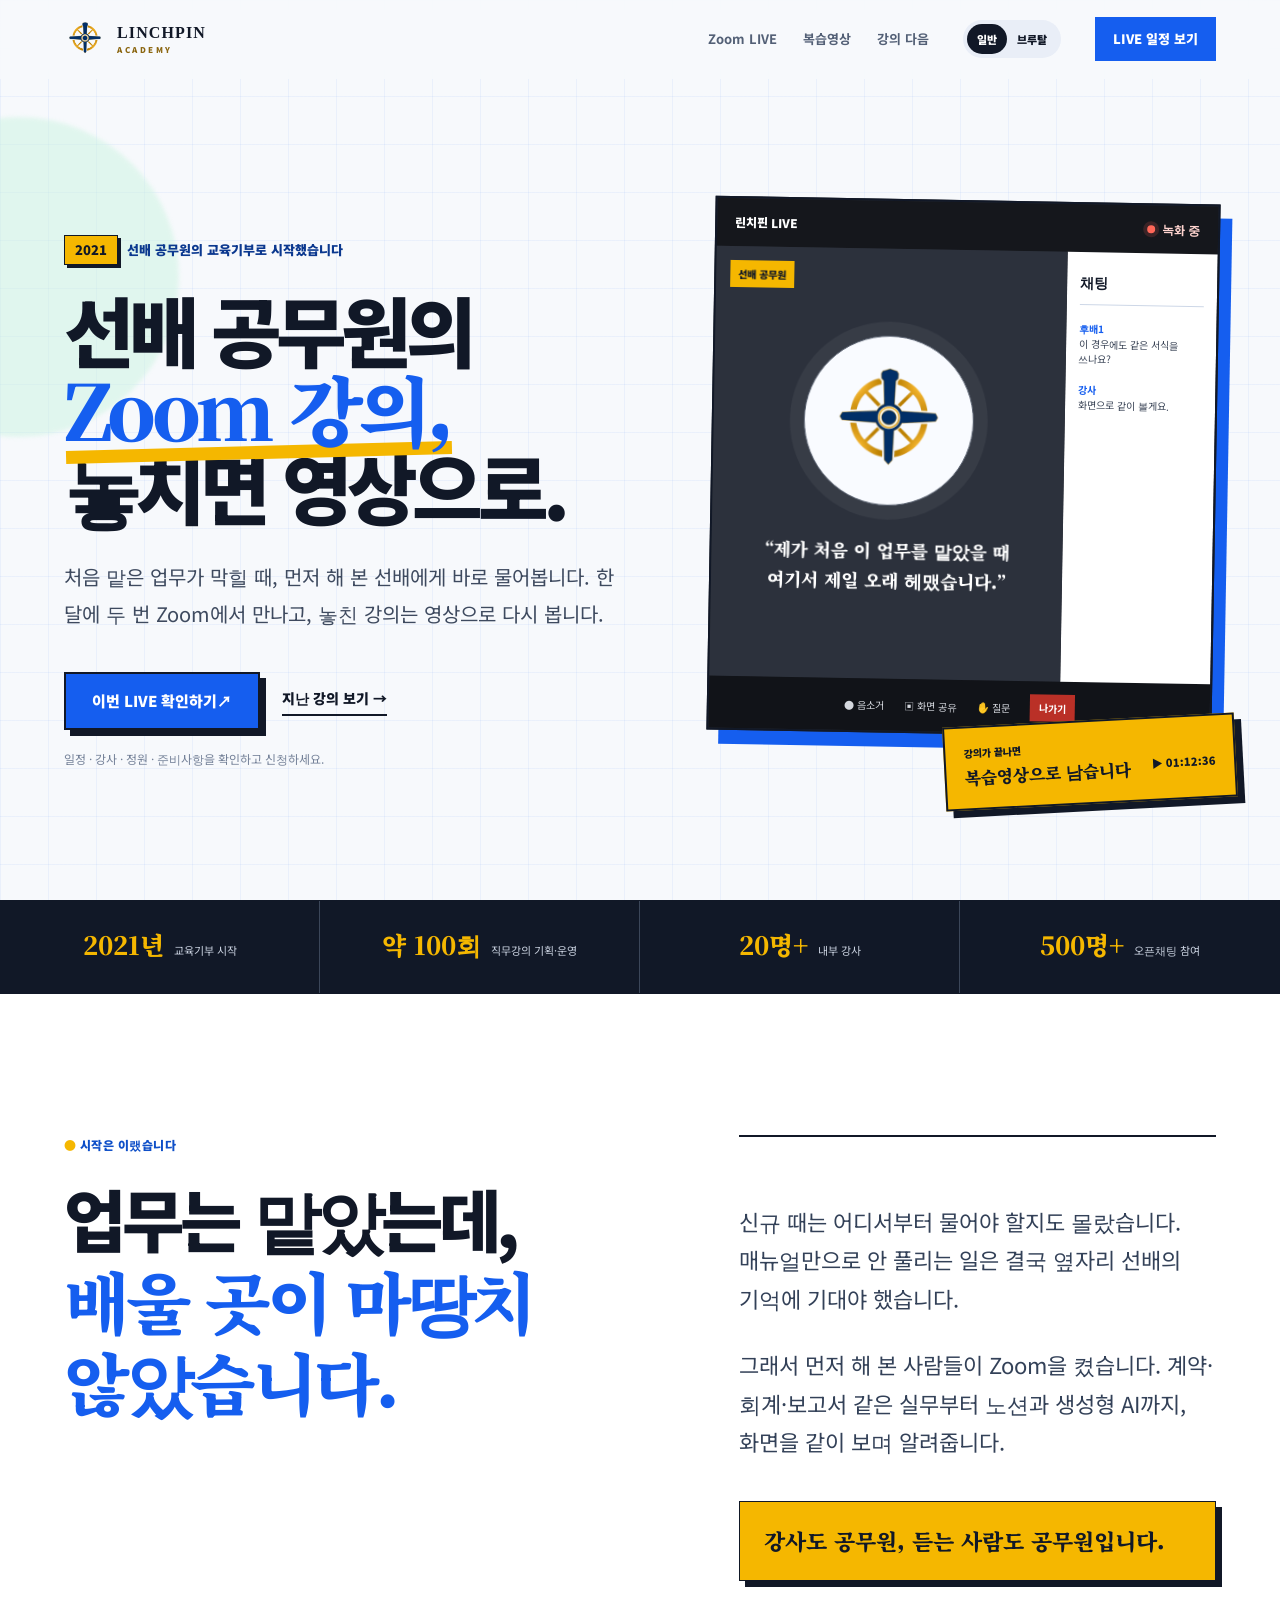
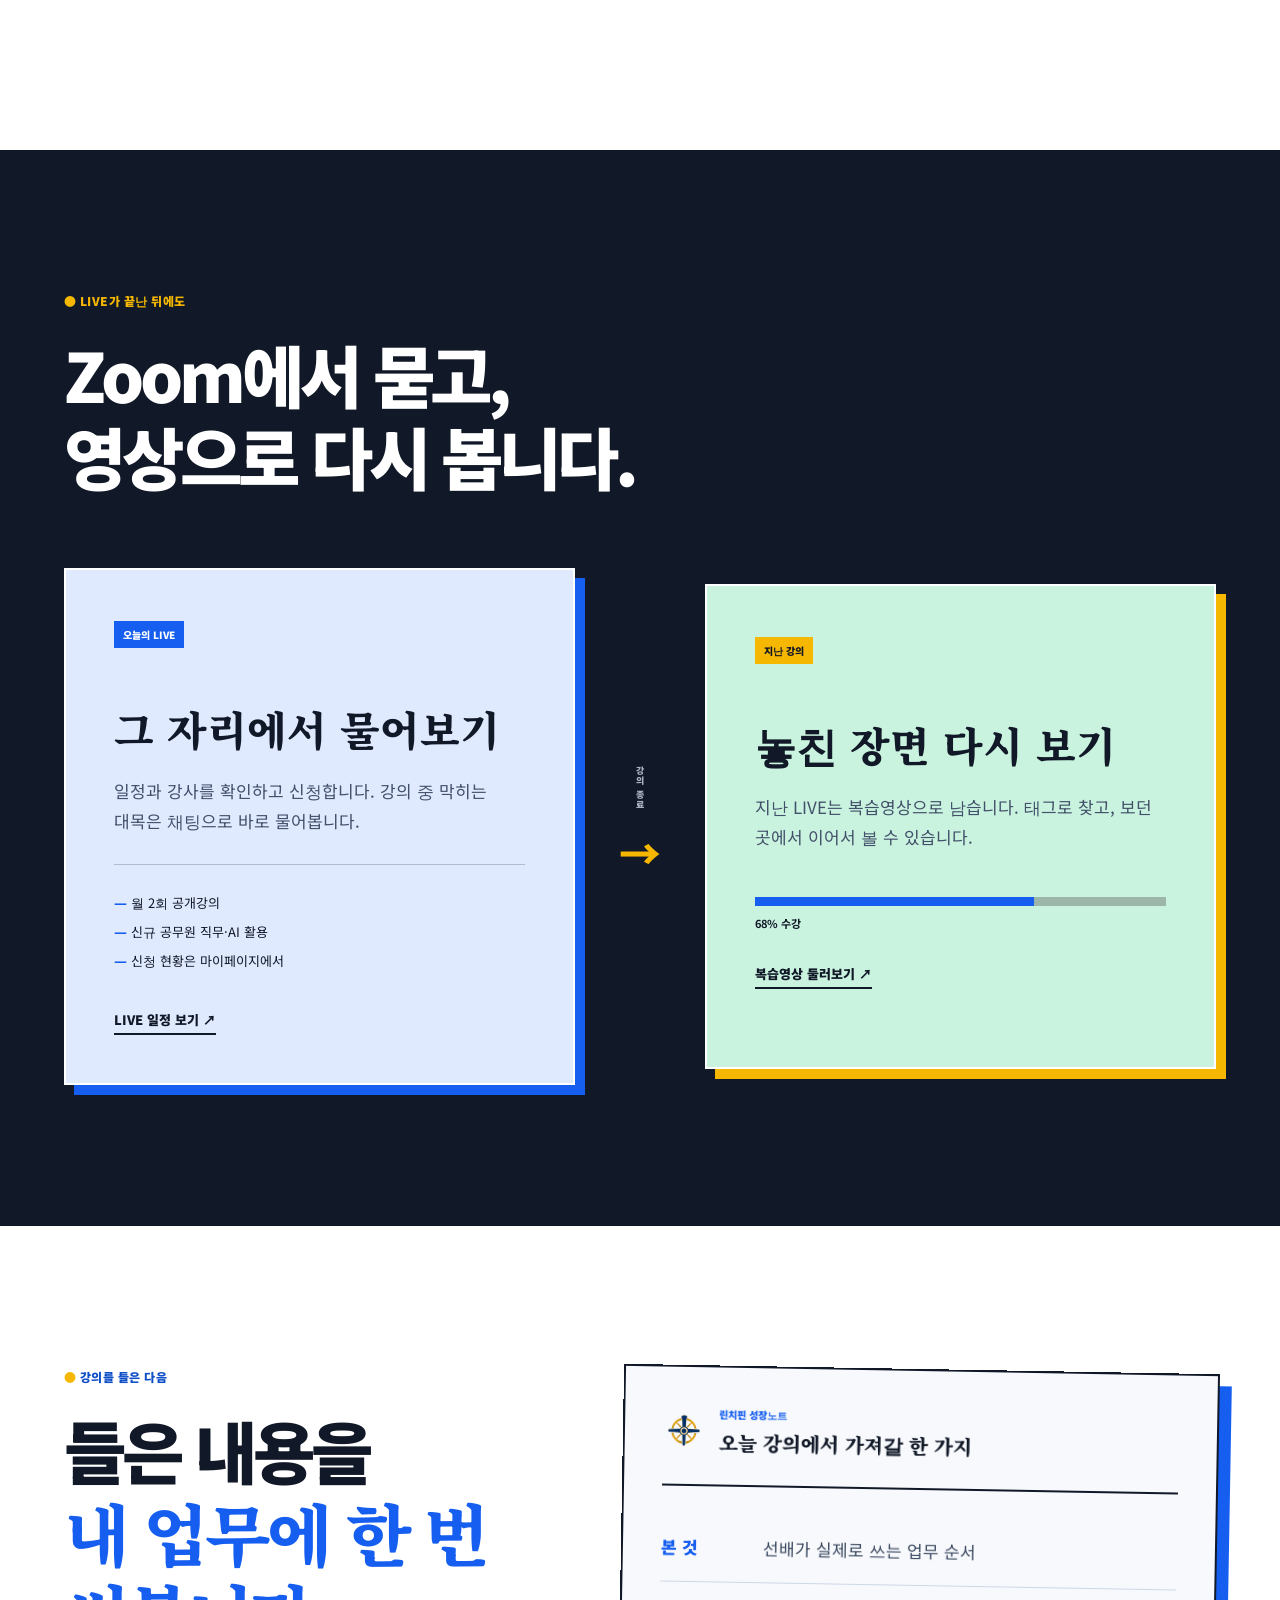
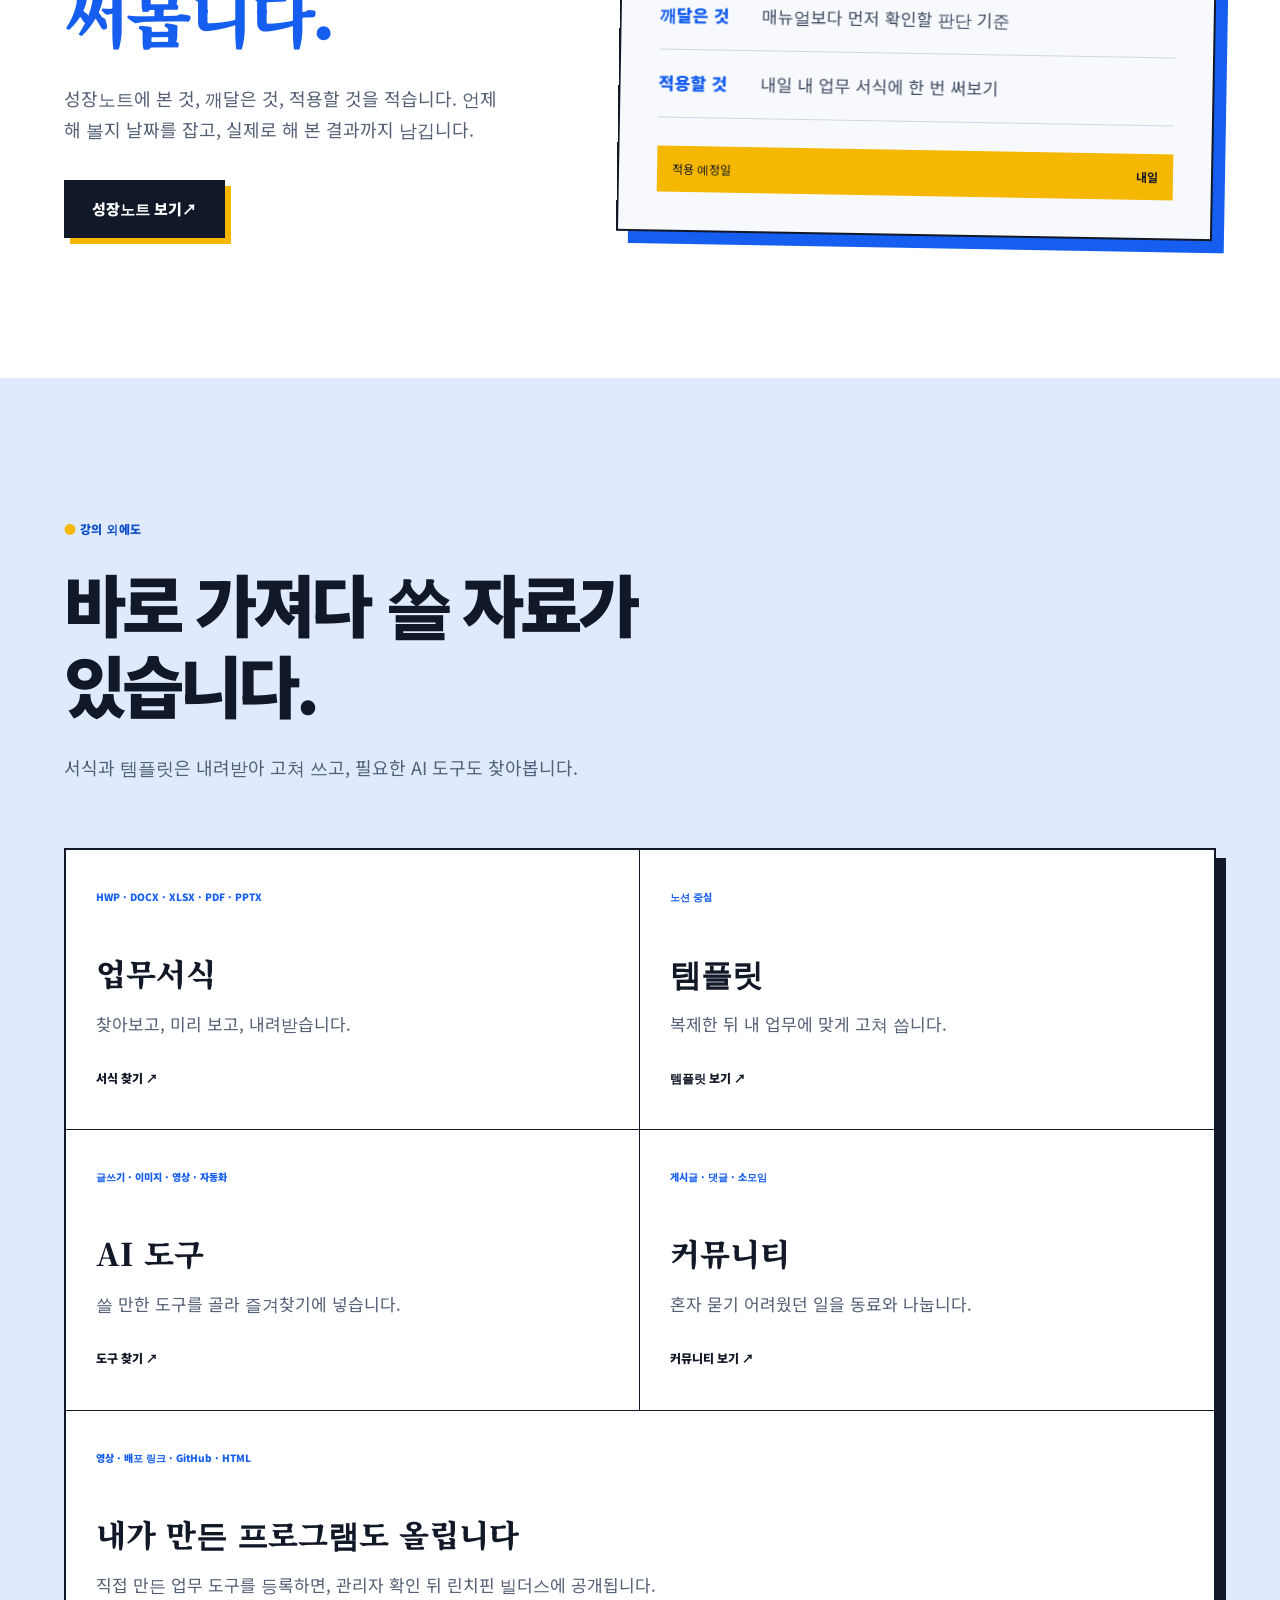
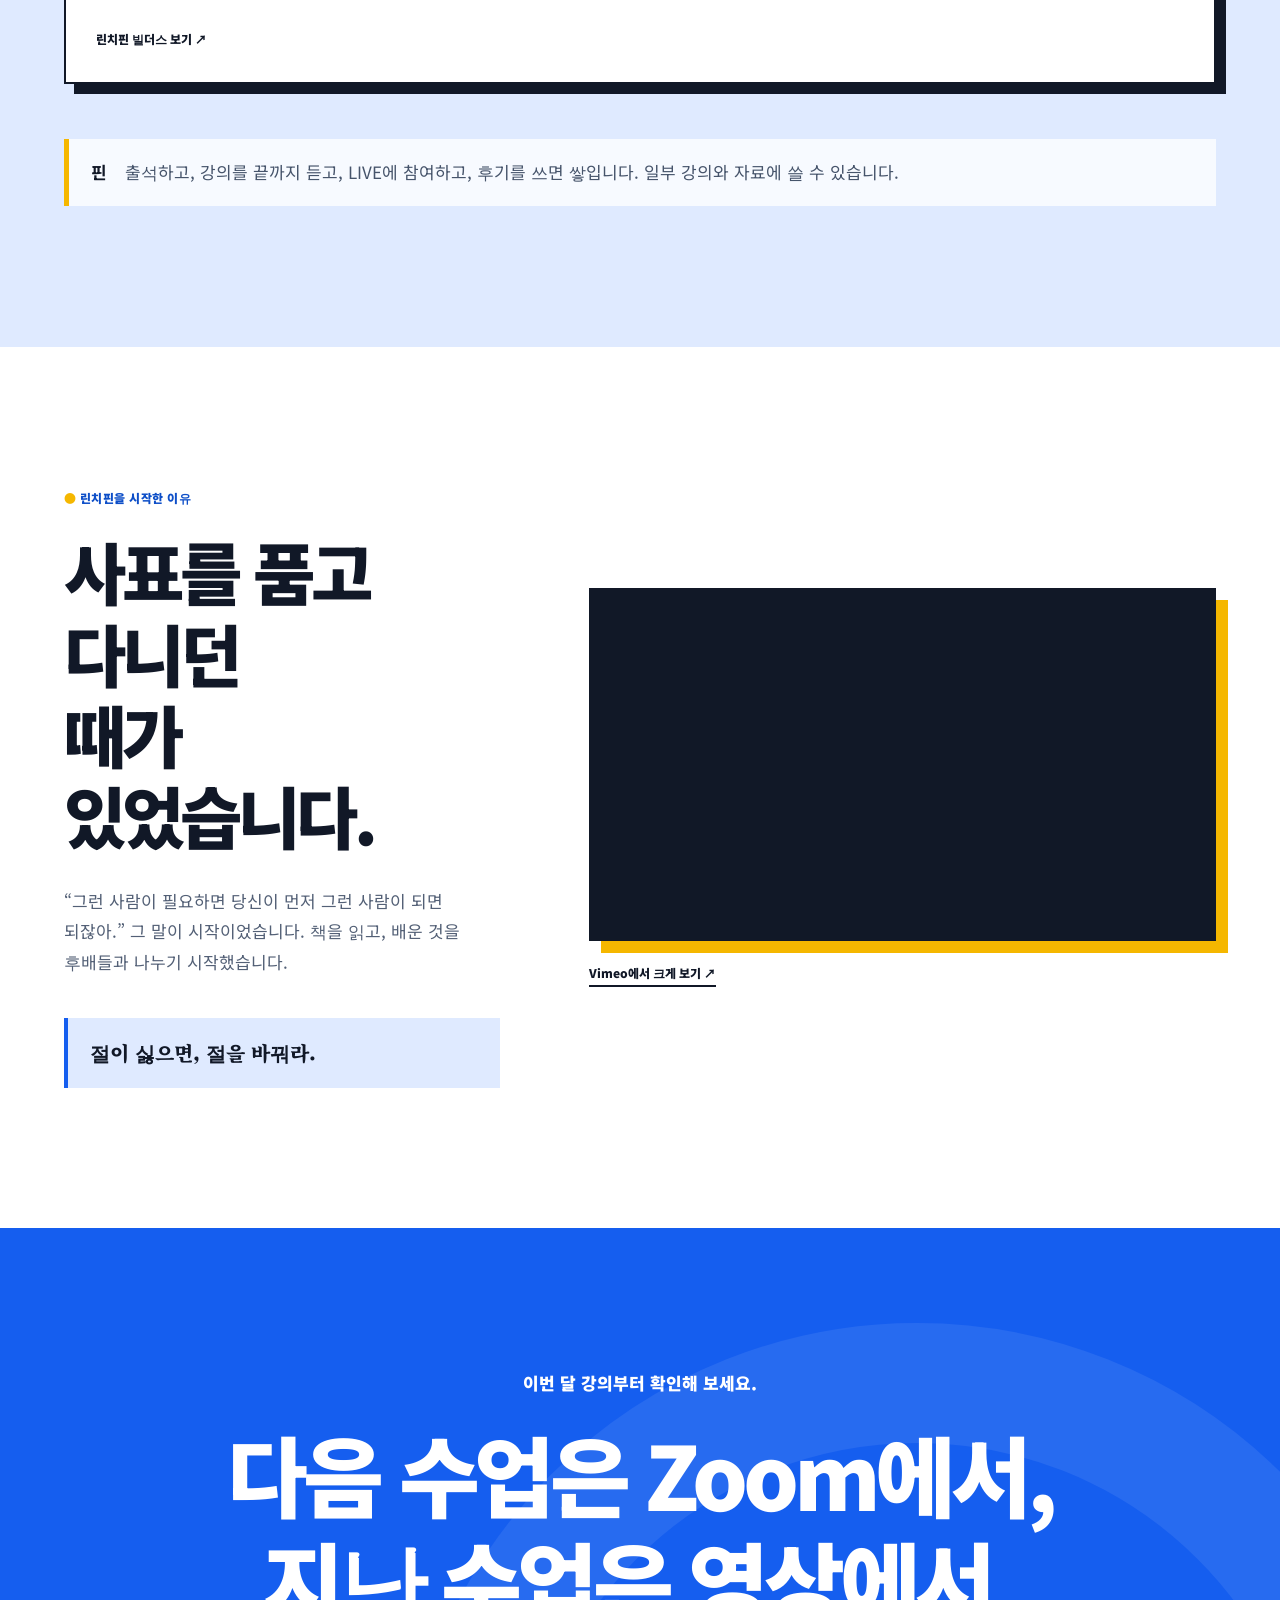
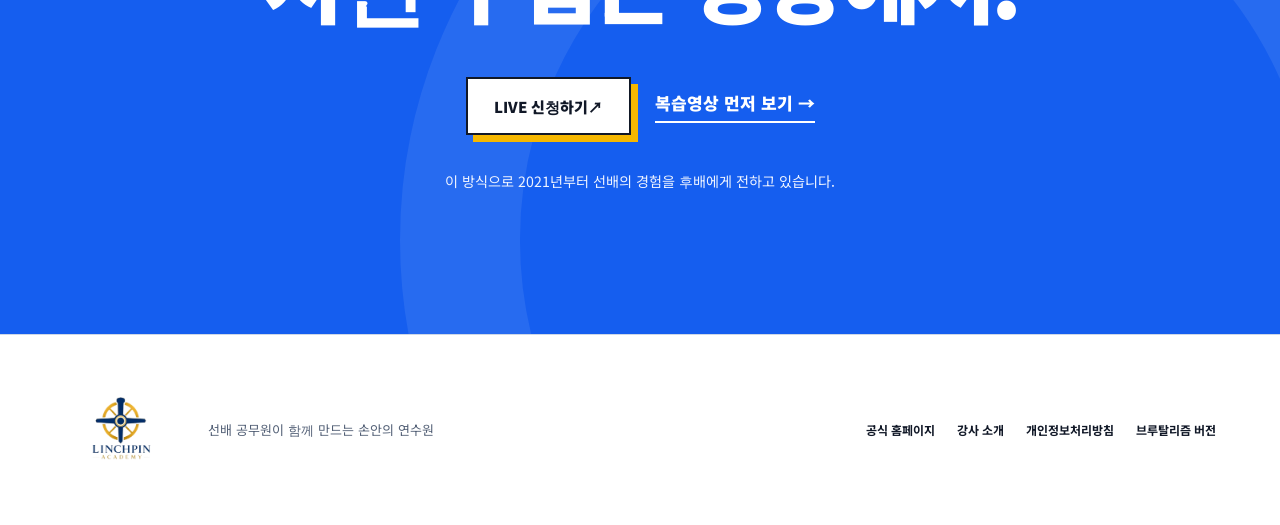
<file: index.html>
<!DOCTYPE html>
<html lang="ko">
  <head>
    <meta charset="UTF-8">
    <meta name="viewport" content="width=device-width, initial-scale=1.0">
    <meta name="description" content="선배 공무원이 Zoom으로 알려주고, 놓친 강의는 영상으로 다시 보는 손안의 연수원 린치핀아카데미입니다.">
    <meta name="theme-color" content="#f7f9fc">
    <meta property="og:type" content="website">
    <meta property="og:locale" content="ko_KR">
    <meta property="og:title" content="선배 공무원의 Zoom 강의 | 린치핀아카데미">
    <meta property="og:description" content="신규 공무원 직무와 AI 활용을 배우고, 녹화영상으로 복습하세요.">
    <meta property="og:url" content="https://obito-ai.github.io/linchpin-public-service-landing/">
    <link rel="canonical" href="https://obito-ai.github.io/linchpin-public-service-landing/">
    <link rel="preload" href="./assets/fonts/noto-sans-400.woff2" as="font" type="font/woff2" crossorigin>
    <link rel="preload" href="./assets/fonts/noto-sans-900.woff2" as="font" type="font/woff2" crossorigin>
    <link rel="preload" href="./assets/fonts/noto-serif-900.woff2" as="font" type="font/woff2" crossorigin>
    <link rel="preload" href="./assets/linchpin-logo-icon.webp" as="image" type="image/webp">
    <link rel="stylesheet" href="./styles.css">
    <link rel="icon" href="./assets/linchpin-logo-icon.webp" type="image/webp">
    <title>선배 공무원의 Zoom 강의 | 린치핀아카데미</title>
  </head>
  <body>
    <a class="skip-link" href="#main">본문으로 바로가기</a>

    <header class="site-header" data-header>
      <div class="header-inner">
        <a class="brand" href="#top">
          <img src="./assets/linchpin-logo-icon.webp" alt="" width="46" height="46" fetchpriority="high">
          <span><b>LINCHPIN</b><small>ACADEMY</small></span>
        </a>
        <nav class="main-nav" aria-label="주요 메뉴">
          <a href="#live">Zoom LIVE</a>
          <a href="#replay">복습영상</a>
          <a href="#after">강의 다음</a>
        </nav>
        <div class="version-switch" role="group" aria-label="디자인 버전 선택">
          <span aria-current="page">일반</span>
          <a href="./brutalist/">브루탈</a>
        </div>
        <a class="nav-cta" href="https://linchpin-academy.kr/live">LIVE 일정 보기</a>
      </div>
    </header>

    <main id="main">
      <section class="hero hero-live" id="top" aria-labelledby="hero-title">
        <div class="hero-inner">
          <div class="hero-copy reveal">
            <p class="proof-line"><span>2021</span> 선배 공무원의 교육기부로 시작했습니다</p>
            <h1 id="hero-title">선배 공무원의<br><em>Zoom 강의,</em><br>놓치면 영상으로.</h1>
            <p class="hero-lede">처음 맡은 업무가 막힐 때, 먼저 해 본 선배에게 바로 물어봅니다. 한 달에 두 번 Zoom에서 만나고, 놓친 강의는 영상으로 다시 봅니다.</p>
            <div class="hero-actions">
              <a class="button button-primary" href="https://linchpin-academy.kr/live">이번 LIVE 확인하기 <span aria-hidden="true">↗</span></a>
              <a class="button-link" href="https://linchpin-academy.kr/courses">지난 강의 보기 <span aria-hidden="true">→</span></a>
            </div>
            <p class="no-pressure">일정 · 강사 · 정원 · 준비사항을 확인하고 신청하세요.</p>
          </div>

          <div class="zoom-scene reveal" role="img" aria-label="선배 공무원이 Zoom에서 후배 공무원에게 온라인 강의를 진행하는 장면">
            <div class="zoom-window">
              <div class="zoom-topbar"><span>린치핀 LIVE</span><b><i></i> 녹화 중</b></div>
              <div class="zoom-stage">
                <div class="zoom-speaker">
                  <span class="speaker-badge">선배 공무원</span>
                  <div class="speaker-figure"><img src="./assets/linchpin-logo-icon.webp" alt="" width="150" height="150"></div>
                  <p>“제가 처음 이 업무를 맡았을 때<br>여기서 제일 오래 헤맸습니다.”</p>
                </div>
                <div class="zoom-chat">
                  <small>채팅</small>
                  <p><b>후배1</b> 이 경우에도 같은 서식을 쓰나요?</p>
                  <p><b>강사</b> 화면으로 같이 볼게요.</p>
                </div>
              </div>
              <div class="zoom-controls"><span>● 음소거</span><span>▣ 화면 공유</span><span>✋ 질문</span><strong>나가기</strong></div>
            </div>
            <div class="replay-ticket"><span>강의가 끝나면</span><b>복습영상으로 남습니다</b><i>▶ 01:12:36</i></div>
          </div>
        </div>
      </section>

      <section class="proof-strip" aria-label="린치핀아카데미 운영 현황">
        <div><b>2021년</b><span>교육기부 시작</span></div>
        <div><b>약 100회</b><span>직무강의 기획·운영</span></div>
        <div><b>20명+</b><span>내부 강사</span></div>
        <div><b>500명+</b><span>오픈채팅 참여</span></div>
      </section>

      <section class="problem section" aria-labelledby="problem-title">
        <div class="section-inner problem-layout">
          <div class="problem-quote reveal">
            <p class="kicker">시작은 이랬습니다</p>
            <h2 id="problem-title">업무는 맡았는데,<br><em>배울 곳이 마땅치 않았습니다.</em></h2>
          </div>
          <div class="plain-story reveal">
            <p>신규 때는 어디서부터 물어야 할지도 몰랐습니다. 매뉴얼만으로 안 풀리는 일은 결국 옆자리 선배의 기억에 기대야 했습니다.</p>
            <p>그래서 먼저 해 본 사람들이 Zoom을 켰습니다. 계약·회계·보고서 같은 실무부터 노션과 생성형 AI까지, 화면을 같이 보며 알려줍니다.</p>
            <p class="story-emphasis">강사도 공무원, 듣는 사람도 공무원입니다.</p>
          </div>
        </div>
      </section>

      <section class="learning-loop section" id="live" aria-labelledby="loop-title">
        <div class="section-inner">
          <div class="section-heading reveal">
            <p class="kicker">LIVE가 끝난 뒤에도</p>
            <h2 id="loop-title">Zoom에서 묻고,<br>영상으로 다시 봅니다.</h2>
          </div>
          <div class="loop-rail">
            <article class="loop-card live-card reveal">
              <span class="loop-label">오늘의 LIVE</span>
              <h3>그 자리에서 물어보기</h3>
              <p>일정과 강사를 확인하고 신청합니다. 강의 중 막히는 대목은 채팅으로 바로 물어봅니다.</p>
              <ul><li>월 2회 공개강의</li><li>신규 공무원 직무·AI 활용</li><li>신청 현황은 마이페이지에서</li></ul>
              <a href="https://linchpin-academy.kr/live">LIVE 일정 보기 <span aria-hidden="true">↗</span></a>
            </article>
            <div class="loop-arrow" aria-hidden="true"><span>강의 종료</span>→</div>
            <article class="loop-card replay-card reveal" id="replay">
              <span class="loop-label">지난 강의</span>
              <h3>놓친 장면 다시 보기</h3>
              <p>지난 LIVE는 복습영상으로 남습니다. 태그로 찾고, 보던 곳에서 이어서 볼 수 있습니다.</p>
              <div class="replay-progress"><span><i class="progress-68"></i></span><b>68% 수강</b></div>
              <a href="https://linchpin-academy.kr/courses">복습영상 둘러보기 <span aria-hidden="true">↗</span></a>
            </article>
          </div>
        </div>
      </section>

      <section class="growth section" id="after" aria-labelledby="growth-title">
        <div class="section-inner growth-layout">
          <div class="growth-copy reveal">
            <p class="kicker">강의를 들은 다음</p>
            <h2 id="growth-title">들은 내용을<br><em>내 업무에 한 번 써봅니다.</em></h2>
            <p>성장노트에 본 것, 깨달은 것, 적용할 것을 적습니다. 언제 해 볼지 날짜를 잡고, 실제로 해 본 결과까지 남깁니다.</p>
            <a class="button button-dark" href="https://linchpin-academy.kr/growth-notes">성장노트 보기 <span aria-hidden="true">↗</span></a>
          </div>
          <div class="note-demo reveal" role="group" aria-label="성장노트 작성 예시">
            <div class="note-title"><img src="./assets/linchpin-logo-icon.webp" alt="" width="42" height="42"><span><small>린치핀 성장노트</small><b>오늘 강의에서 가져갈 한 가지</b></span></div>
            <dl>
              <div><dt>본 것</dt><dd>선배가 실제로 쓰는 업무 순서</dd></div>
              <div><dt>깨달은 것</dt><dd>매뉴얼보다 먼저 확인할 판단 기준</dd></div>
              <div><dt>적용할 것</dt><dd>내일 내 업무 서식에 한 번 써보기</dd></div>
            </dl>
            <p><span>적용 예정일</span><b>내일</b></p>
          </div>
        </div>
      </section>

      <section class="toolbox section" aria-labelledby="toolbox-title">
        <div class="section-inner">
          <div class="section-heading reveal">
            <p class="kicker">강의 외에도</p>
            <h2 id="toolbox-title">바로 가져다 쓸 자료가 있습니다.</h2>
            <p>서식과 템플릿은 내려받아 고쳐 쓰고, 필요한 AI 도구도 찾아봅니다.</p>
          </div>
          <div class="toolbox-grid">
            <a class="toolbox-item reveal" href="https://linchpin-academy.kr/forms"><span>HWP · DOCX · XLSX · PDF · PPTX</span><h3>업무서식</h3><p>찾아보고, 미리 보고, 내려받습니다.</p><i>서식 찾기 ↗</i></a>
            <a class="toolbox-item reveal" href="https://linchpin-academy.kr/templates"><span>노션 중심</span><h3>템플릿</h3><p>복제한 뒤 내 업무에 맞게 고쳐 씁니다.</p><i>템플릿 보기 ↗</i></a>
            <a class="toolbox-item reveal" href="https://linchpin-academy.kr/ai-tools"><span>글쓰기 · 이미지 · 영상 · 자동화</span><h3>AI 도구</h3><p>쓸 만한 도구를 골라 즐겨찾기에 넣습니다.</p><i>도구 찾기 ↗</i></a>
            <a class="toolbox-item reveal" href="https://linchpin-academy.kr/community"><span>게시글 · 댓글 · 소모임</span><h3>커뮤니티</h3><p>혼자 묻기 어려웠던 일을 동료와 나눕니다.</p><i>커뮤니티 보기 ↗</i></a>
            <a class="toolbox-item toolbox-item-wide reveal" href="https://linchpin-academy.kr/vibe-programs"><span>영상 · 배포 링크 · GitHub · HTML</span><h3>내가 만든 프로그램도 올립니다</h3><p>직접 만든 업무 도구를 등록하면, 관리자 확인 뒤 린치핀 빌더스에 공개됩니다.</p><i>린치핀 빌더스 보기 ↗</i></a>
          </div>
          <p class="pin-note reveal"><b>핀</b> 출석하고, 강의를 끝까지 듣고, LIVE에 참여하고, 후기를 쓰면 쌓입니다. 일부 강의와 자료에 쓸 수 있습니다.</p>
        </div>
      </section>

      <section class="video-story section" aria-labelledby="video-title">
        <div class="section-inner video-layout">
          <div class="video-copy reveal">
            <p class="kicker">린치핀을 시작한 이유</p>
            <h2 id="video-title">사표를 품고 다니던<br>때가 있었습니다.</h2>
            <p>“그런 사람이 필요하면 당신이 먼저 그런 사람이 되면 되잖아.” 그 말이 시작이었습니다. 책을 읽고, 배운 것을 후배들과 나누기 시작했습니다.</p>
            <blockquote>절이 싫으면, 절을 바꿔라.</blockquote>
          </div>
          <div class="video-frame reveal">
            <iframe src="https://player.vimeo.com/video/1240771094?h=8e9d95a457&amp;title=0&amp;byline=0&amp;portrait=0" title="린치핀아카데미 브랜드 스토리 영상" allow="autoplay; fullscreen; picture-in-picture; clipboard-write" loading="lazy" allowfullscreen></iframe>
            <a href="https://vimeo.com/1240771094/8e9d95a457" target="_blank" rel="noopener">Vimeo에서 크게 보기 <span aria-hidden="true">↗</span></a>
          </div>
        </div>
      </section>

      <section class="action section" aria-labelledby="action-title">
        <div class="section-inner action-inner reveal">
          <p>이번 달 강의부터 확인해 보세요.</p>
          <h2 id="action-title">다음 수업은 Zoom에서,<br>지난 수업은 영상에서.</h2>
          <div class="action-buttons"><a class="button button-light" href="https://linchpin-academy.kr/live">LIVE 신청하기 <span aria-hidden="true">↗</span></a><a class="action-live" href="https://linchpin-academy.kr/courses">복습영상 먼저 보기 <span aria-hidden="true">→</span></a></div>
          <small>이 방식으로 2021년부터 선배의 경험을 후배에게 전하고 있습니다.</small>
        </div>
      </section>
    </main>

    <footer class="site-footer">
      <div class="footer-inner">
        <div class="footer-brand"><img src="./assets/linchpin-logo-primary.webp" alt="린치핀아카데미" width="150" height="104"><p>선배 공무원이 함께 만드는 손안의 연수원</p></div>
        <div class="footer-links"><a href="https://linchpin-academy.kr">공식 홈페이지</a><a href="https://linchpin-academy.kr/instructors">강사 소개</a><a href="https://linchpin-academy.kr/privacy">개인정보처리방침</a><a href="./brutalist/">브루탈리즘 버전</a></div>
      </div>
    </footer>

    <script src="./script.js" defer></script>
  </body>
</html>
</file>
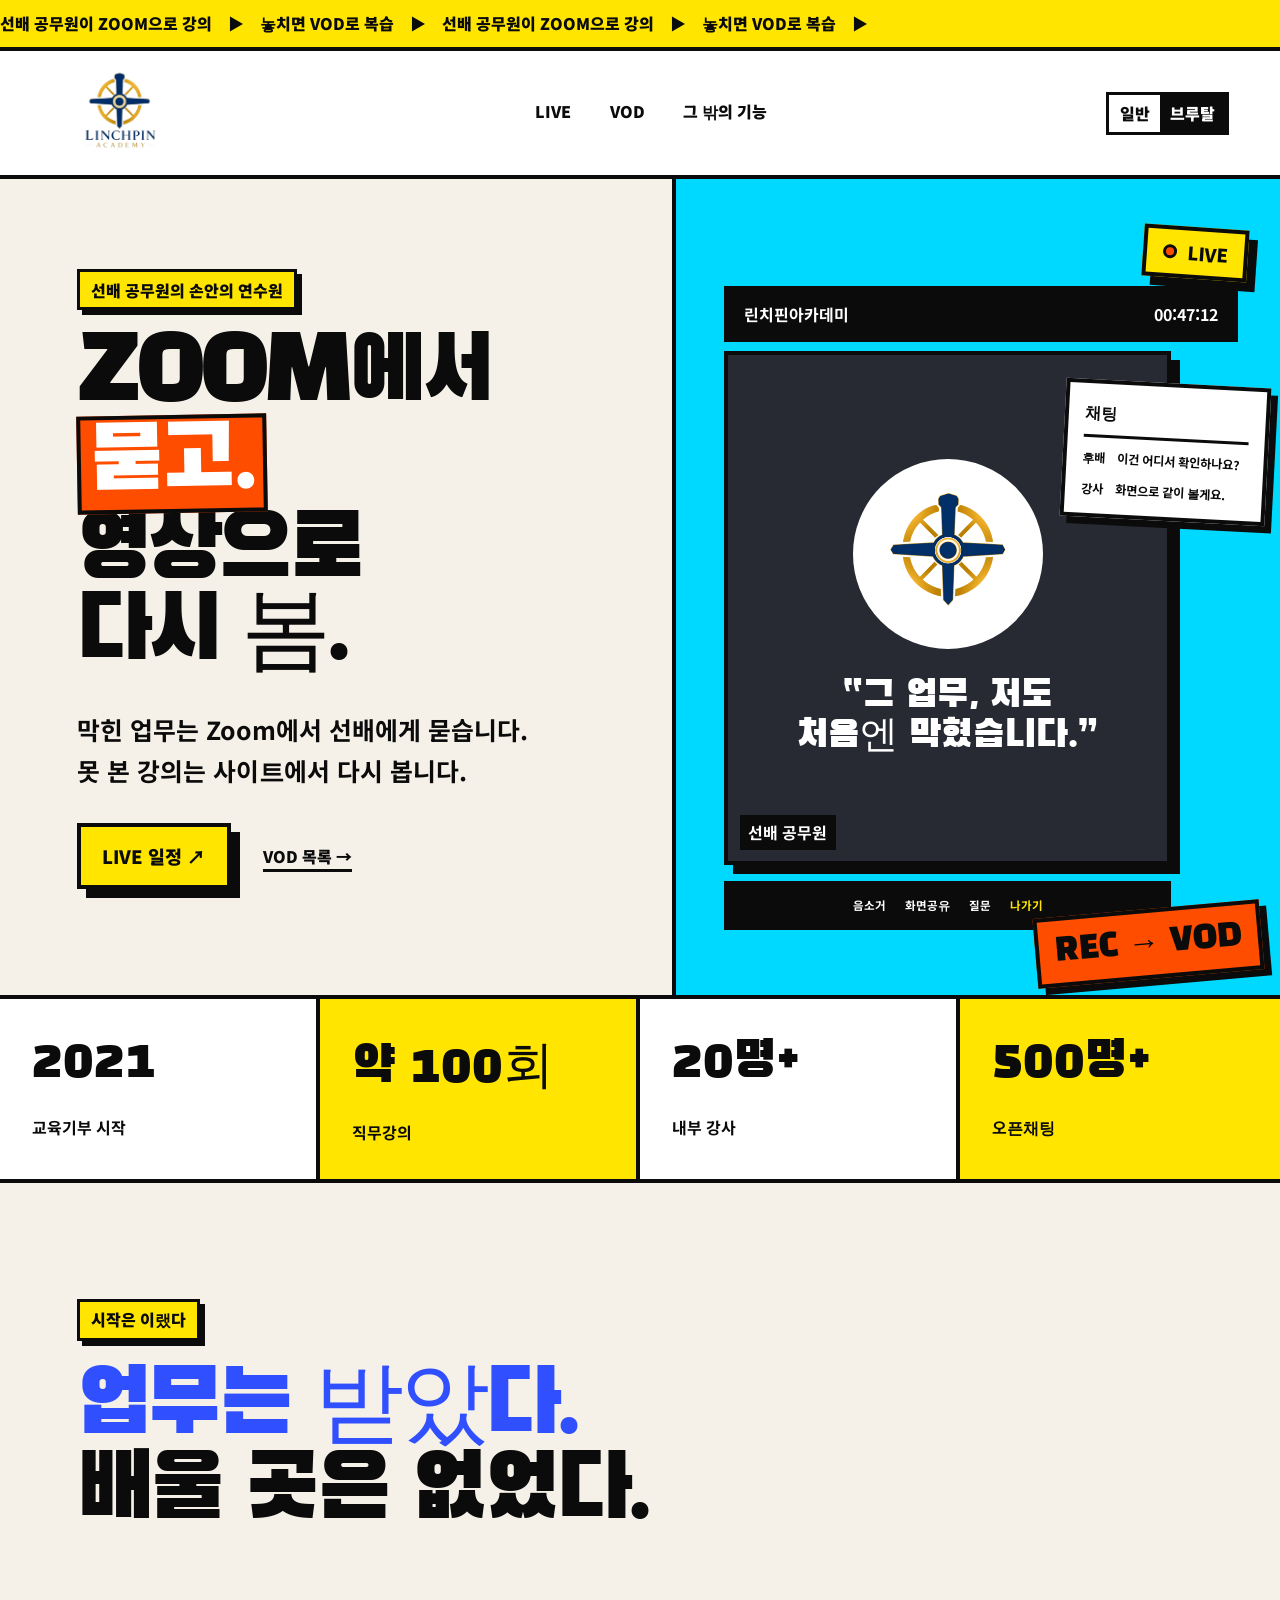
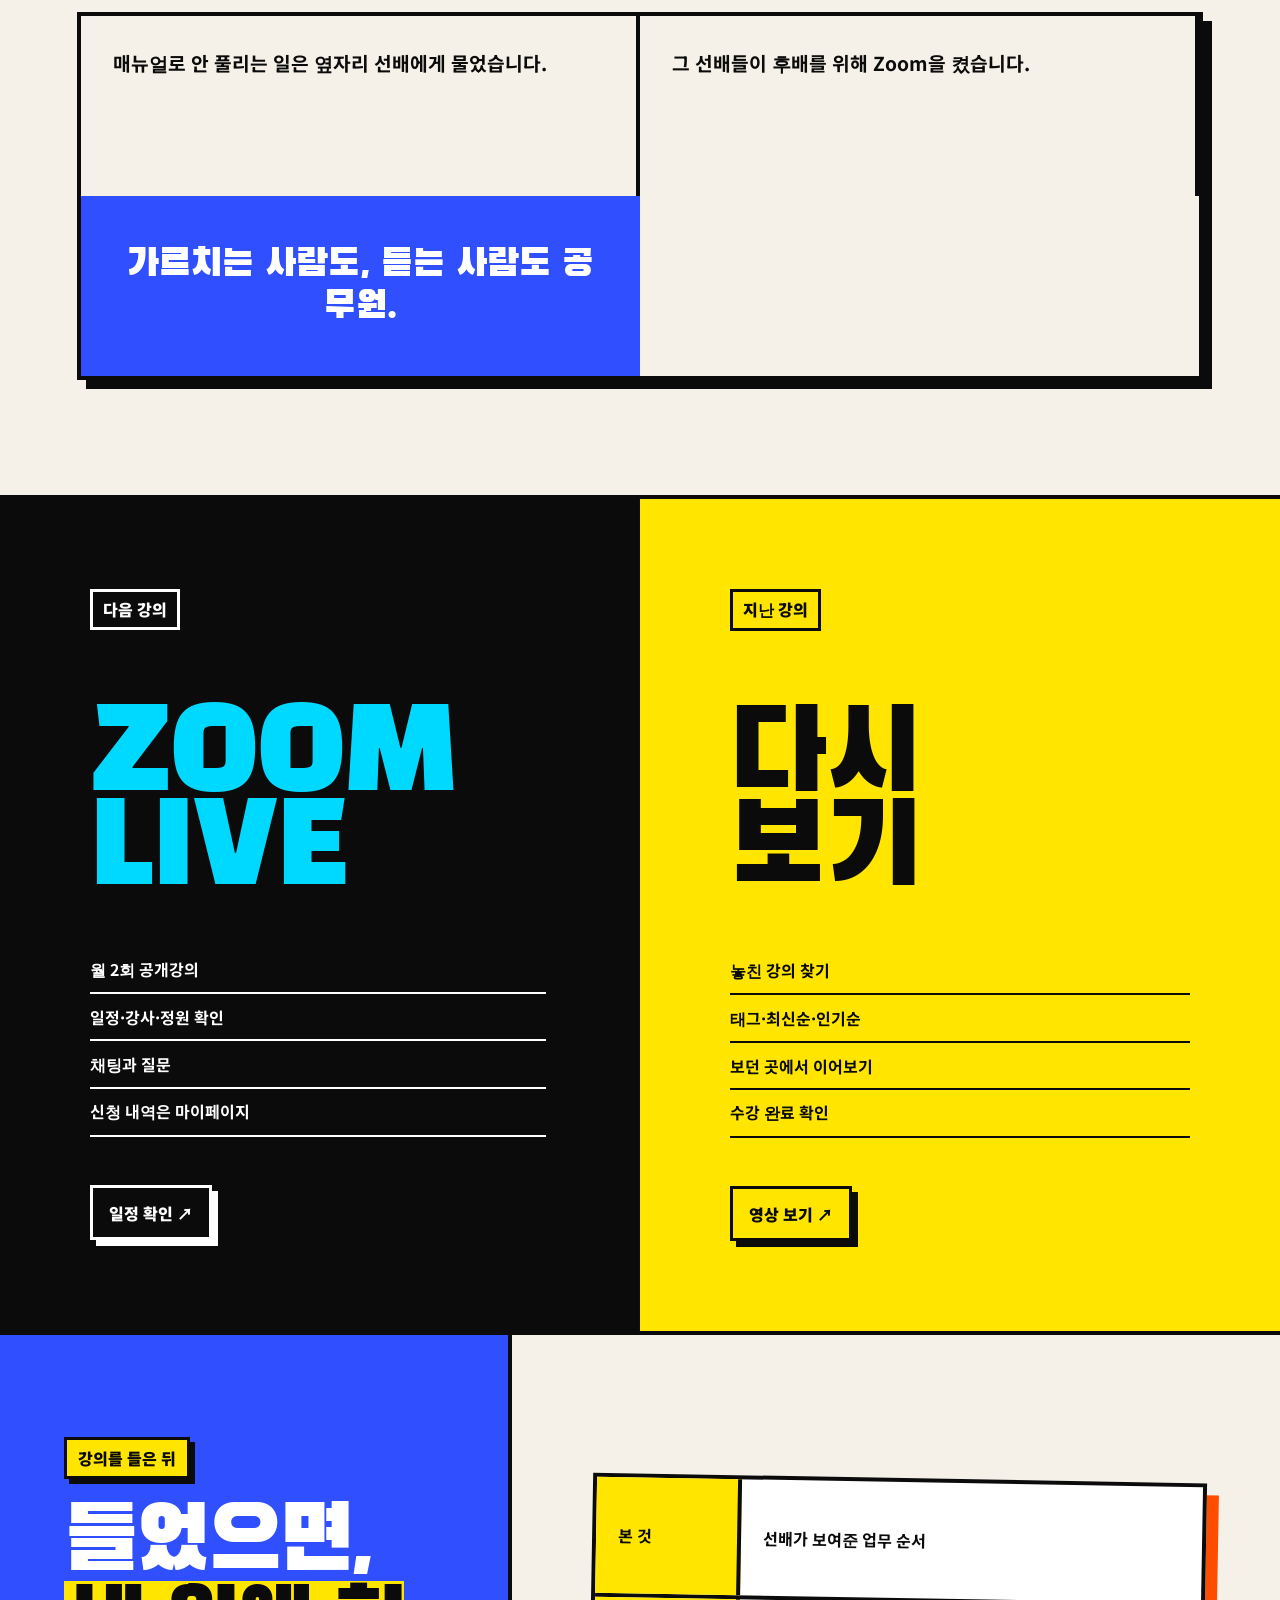
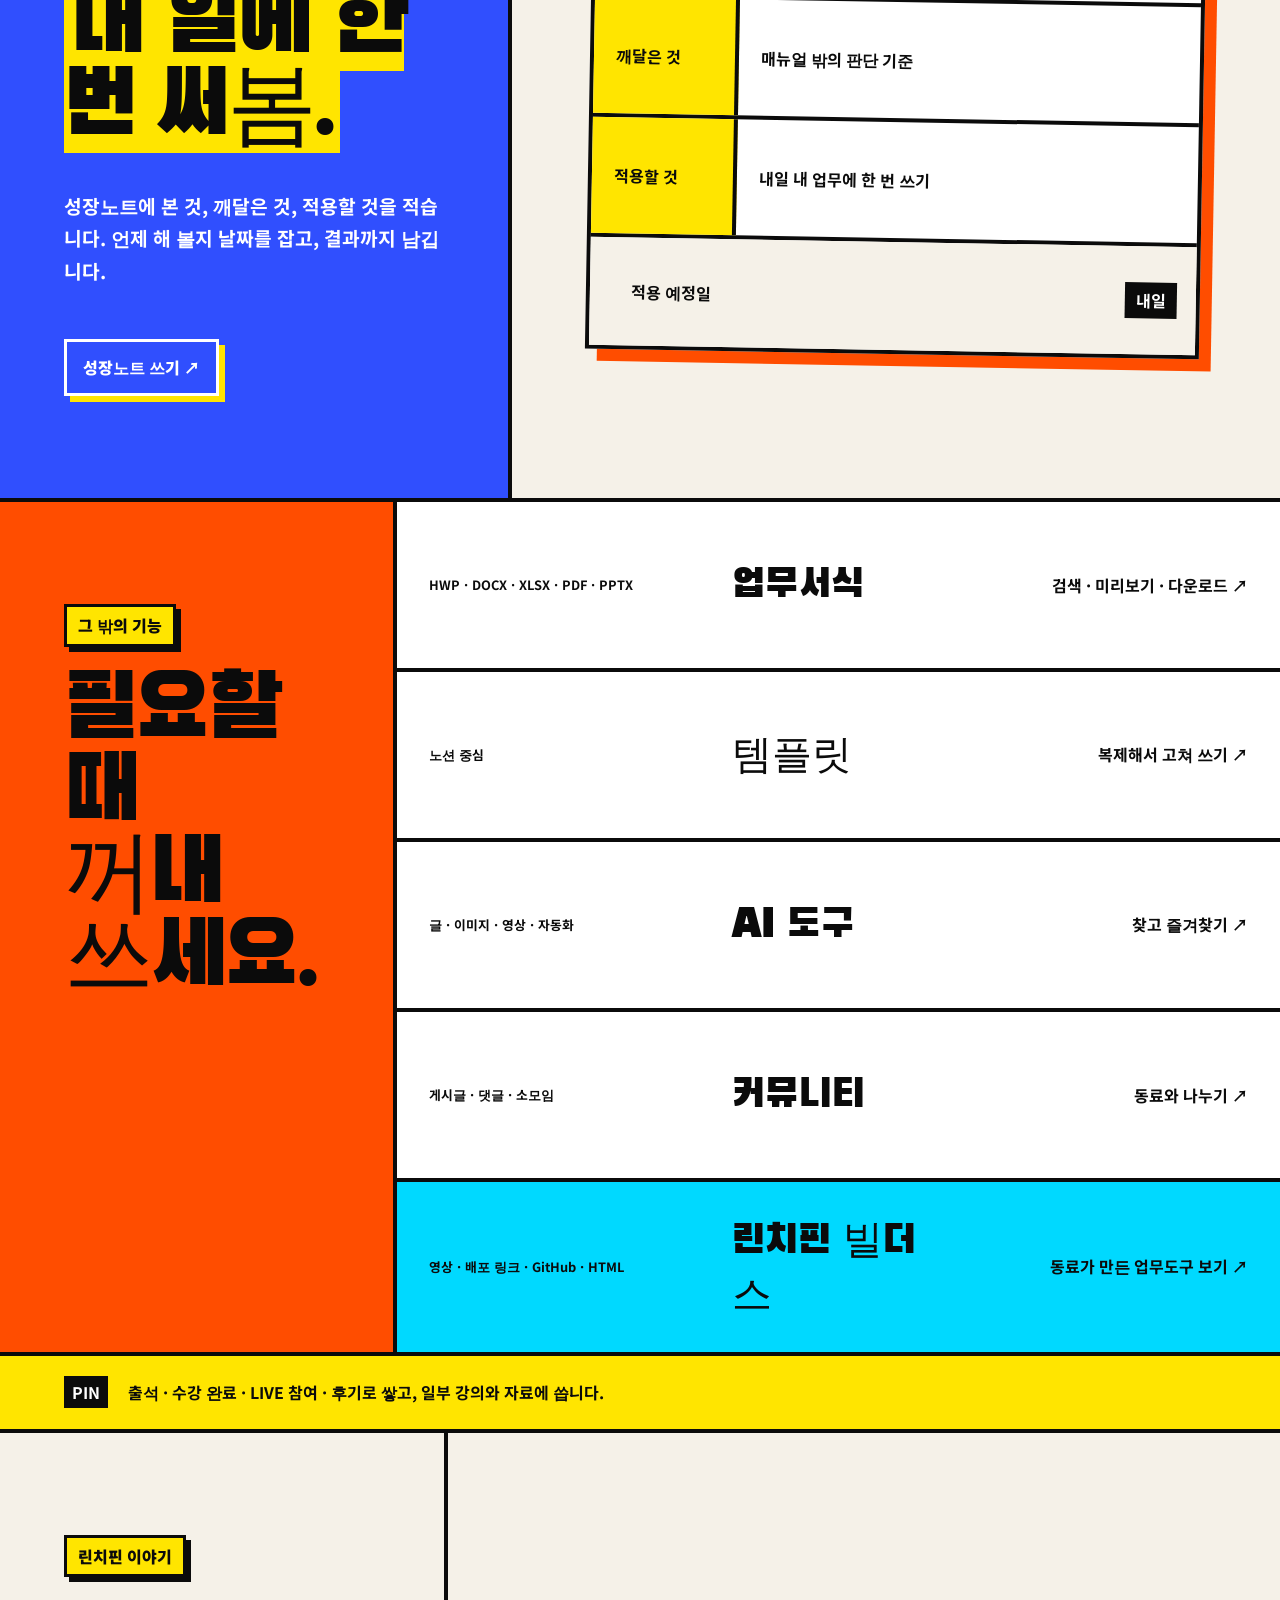
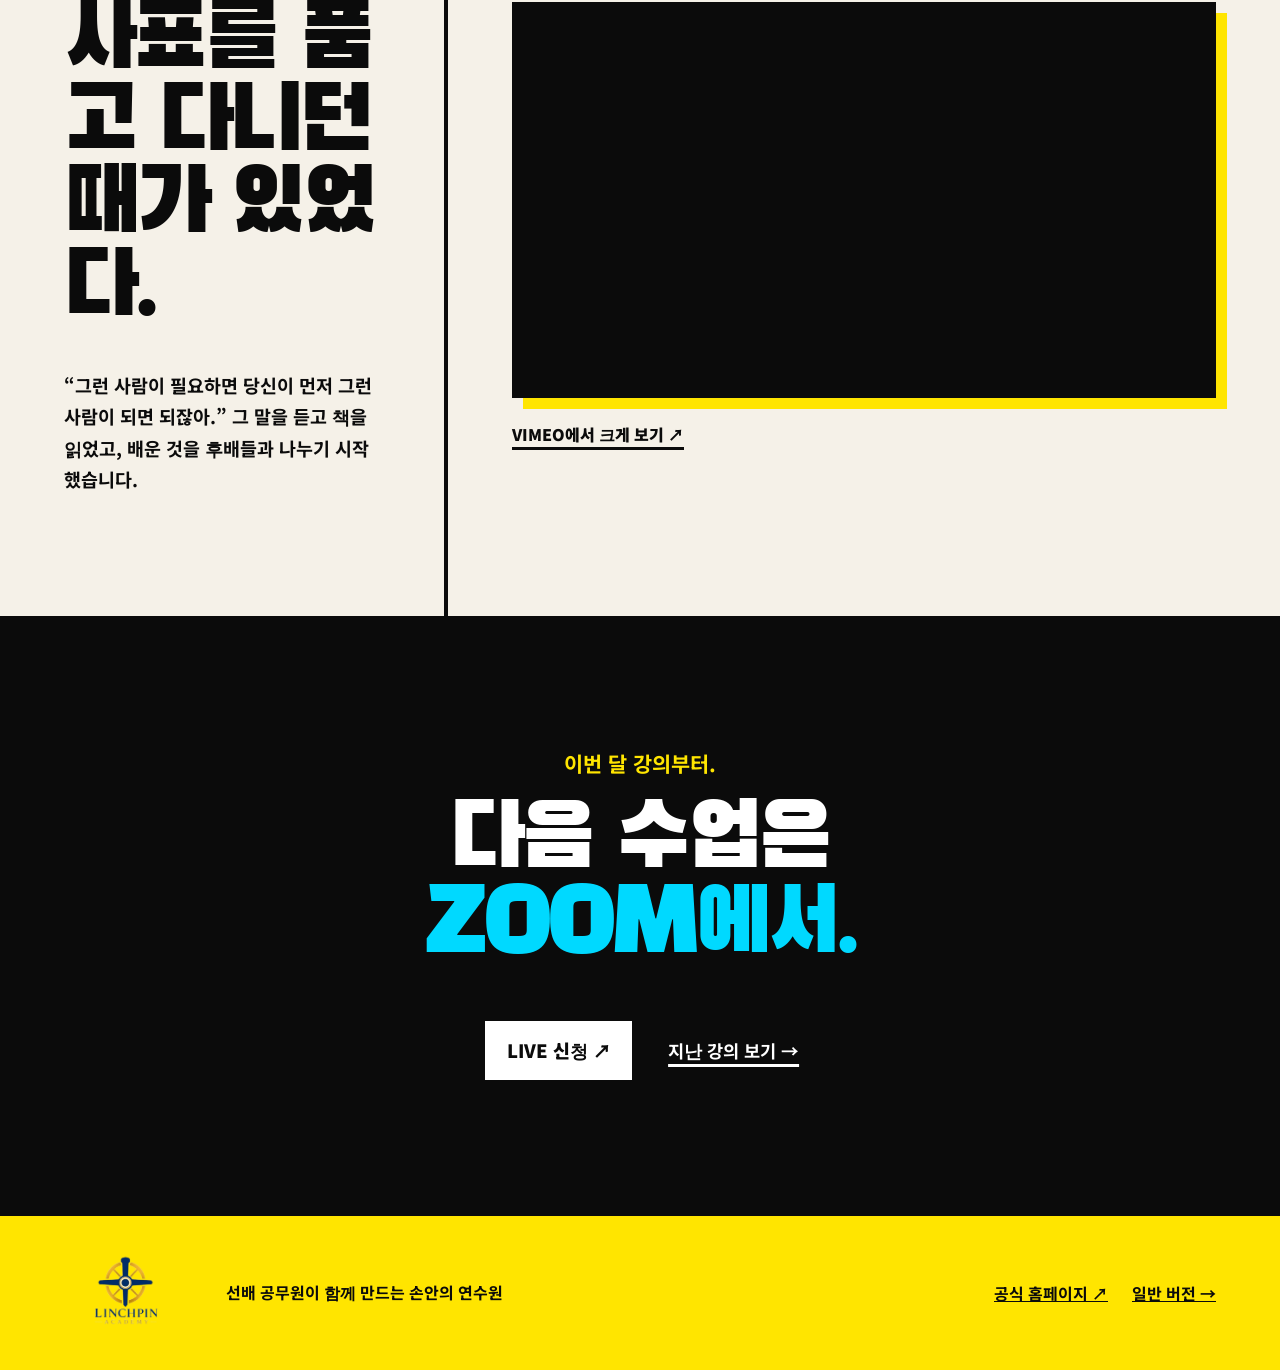
<file: brutalist/index.html>
<!DOCTYPE html>
<html lang="ko">
  <head>
    <meta charset="UTF-8">
    <meta name="viewport" content="width=device-width, initial-scale=1.0">
    <meta name="description" content="선배 공무원이 Zoom으로 강의하고, 놓친 강의는 VOD로 다시 보는 린치핀아카데미입니다.">
    <meta name="theme-color" content="#ffe500">
    <meta property="og:type" content="website">
    <meta property="og:locale" content="ko_KR">
    <meta property="og:title" content="Zoom에서 묻고, 영상으로 다시 봄 | 린치핀아카데미">
    <meta property="og:description" content="월 2회 Zoom LIVE. 지난 강의는 복습영상으로.">
    <meta property="og:url" content="https://obito-ai.github.io/linchpin-public-service-landing/brutalist/">
    <link rel="canonical" href="https://obito-ai.github.io/linchpin-public-service-landing/brutalist/">
    <link rel="preload" href="../assets/fonts/black-han-400.woff2" as="font" type="font/woff2" crossorigin>
    <link rel="preload" href="../assets/fonts/noto-sans-700.woff2" as="font" type="font/woff2" crossorigin>
    <link rel="preload" href="../assets/fonts/noto-sans-900.woff2" as="font" type="font/woff2" crossorigin>
    <link rel="stylesheet" href="./styles.css">
    <link rel="icon" href="../assets/linchpin-logo-icon.webp" type="image/webp">
    <title>Zoom에서 묻고, 영상으로 다시 봄 | 린치핀아카데미</title>
  </head>
  <body>
    <a class="skip-link" href="#main">본문으로 바로가기</a>

    <div class="top-ticker" role="note" aria-label="린치핀아카데미 핵심 안내">
      <div>선배 공무원이 ZOOM으로 강의　▶　놓치면 VOD로 복습　▶　선배 공무원이 ZOOM으로 강의　▶　놓치면 VOD로 복습　▶　</div>
    </div>

    <header class="site-header">
      <a class="brand" href="#top" aria-label="린치핀아카데미 홈">
        <img src="../assets/linchpin-logo-primary.webp" alt="린치핀아카데미" width="170" height="117">
      </a>
      <nav aria-label="주요 메뉴">
        <a href="#live">LIVE</a>
        <a href="#vod">VOD</a>
        <a href="#more">그 밖의 기능</a>
      </nav>
      <div class="version-switch" role="group" aria-label="디자인 버전 선택">
        <a href="../">일반</a>
        <span aria-current="page">브루탈</span>
      </div>
    </header>

    <main id="main">
      <section class="hero brutal-live-hero" id="top" aria-labelledby="hero-title">
        <div class="hero-copy">
          <p class="eyebrow">선배 공무원의 손안의 연수원</p>
          <h1 id="hero-title">ZOOM에서<br><mark>묻고.</mark><br>영상으로<br>다시 봄.</h1>
          <p class="hero-lede">막힌 업무는 Zoom에서 선배에게 묻습니다.<br>못 본 강의는 사이트에서 다시 봅니다.</p>
          <div class="brutal-actions"><a class="brutal-button" href="https://linchpin-academy.kr/live">LIVE 일정 ↗</a><a class="raw-link" href="https://linchpin-academy.kr/courses">VOD 목록 →</a></div>
        </div>

        <div class="live-poster" role="img" aria-label="선배 공무원이 진행하는 Zoom LIVE 강의 화면">
          <div class="live-stamp"><i></i> LIVE</div>
          <div class="meeting-bar"><b>린치핀아카데미</b><span>00:47:12</span></div>
          <div class="meeting-main">
            <img src="../assets/linchpin-logo-icon.webp" alt="" width="330" height="330">
            <strong>선배 공무원</strong>
            <p>“그 업무, 저도<br>처음엔 막혔습니다.”</p>
          </div>
          <div class="meeting-chat"><b>채팅</b><p>후배　이건 어디서 확인하나요?</p><p>강사　화면으로 같이 볼게요.</p></div>
          <div class="meeting-controls"><span>음소거</span><span>화면공유</span><span>질문</span><b>나가기</b></div>
          <div class="vod-stamp">REC → VOD</div>
        </div>
      </section>

      <section class="fact-grid" aria-label="린치핀아카데미 운영 현황">
        <div><b>2021</b><span>교육기부 시작</span></div>
        <div><b>약 100회</b><span>직무강의</span></div>
        <div><b>20명+</b><span>내부 강사</span></div>
        <div><b>500명+</b><span>오픈채팅</span></div>
      </section>

      <section class="statement" aria-labelledby="why-title">
        <p class="section-number">시작은 이랬다</p>
        <h2 id="why-title"><span>업무는 받았다.</span><br>배울 곳은 없었다.</h2>
        <div class="reason-sheet">
          <p>매뉴얼로 안 풀리는 일은 옆자리 선배에게 물었습니다.</p>
          <p>그 선배들이 후배를 위해 Zoom을 켰습니다.</p>
          <strong>가르치는 사람도, 듣는 사람도 공무원.</strong>
        </div>
      </section>

      <section class="core-pair" id="live" aria-labelledby="core-title">
        <h2 id="core-title" class="visually-hidden">린치핀아카데미 핵심 기능</h2>
        <article class="core-live">
          <p>다음 강의</p>
          <h3>ZOOM<br>LIVE</h3>
          <ul><li>월 2회 공개강의</li><li>일정·강사·정원 확인</li><li>채팅과 질문</li><li>신청 내역은 마이페이지</li></ul>
          <a href="https://linchpin-academy.kr/live">일정 확인 ↗</a>
        </article>
        <article class="core-vod" id="vod">
          <p>지난 강의</p>
          <h3>다시<br>보기</h3>
          <ul><li>놓친 강의 찾기</li><li>태그·최신순·인기순</li><li>보던 곳에서 이어보기</li><li>수강 완료 확인</li></ul>
          <a href="https://linchpin-academy.kr/courses">영상 보기 ↗</a>
        </article>
      </section>

      <section class="growth-brutal" aria-labelledby="growth-title">
        <div class="growth-head">
          <p class="section-number">강의를 들은 뒤</p>
          <h2 id="growth-title">들었으면,<br><mark>내 일에 한 번 써봄.</mark></h2>
          <p>성장노트에 본 것, 깨달은 것, 적용할 것을 적습니다. 언제 해 볼지 날짜를 잡고, 결과까지 남깁니다.</p>
          <a href="https://linchpin-academy.kr/growth-notes">성장노트 쓰기 ↗</a>
        </div>
        <div class="growth-form" role="group" aria-label="성장노트 예시">
          <div><b>본 것</b><span>선배가 보여준 업무 순서</span></div>
          <div><b>깨달은 것</b><span>매뉴얼 밖의 판단 기준</span></div>
          <div><b>적용할 것</b><span>내일 내 업무에 한 번 쓰기</span></div>
          <p><b>적용 예정일</b><strong>내일</strong></p>
        </div>
      </section>

      <section class="feature-ledger" id="more" aria-labelledby="more-title">
        <div class="ledger-title">
          <p class="section-number">그 밖의 기능</p>
          <h2 id="more-title">필요할 때<br>꺼내 쓰세요.</h2>
        </div>
        <div class="ledger-list">
          <a href="https://linchpin-academy.kr/forms"><span>HWP · DOCX · XLSX · PDF · PPTX</span><b>업무서식</b><em>검색 · 미리보기 · 다운로드 ↗</em></a>
          <a href="https://linchpin-academy.kr/templates"><span>노션 중심</span><b>템플릿</b><em>복제해서 고쳐 쓰기 ↗</em></a>
          <a href="https://linchpin-academy.kr/ai-tools"><span>글 · 이미지 · 영상 · 자동화</span><b>AI 도구</b><em>찾고 즐겨찾기 ↗</em></a>
          <a href="https://linchpin-academy.kr/community"><span>게시글 · 댓글 · 소모임</span><b>커뮤니티</b><em>동료와 나누기 ↗</em></a>
          <a class="ledger-static" href="https://linchpin-academy.kr/vibe-programs"><span>영상 · 배포 링크 · GitHub · HTML</span><b>린치핀 빌더스</b><em>동료가 만든 업무도구 보기 ↗</em></a>
        </div>
        <p class="pin-bar"><b>PIN</b> 출석 · 수강 완료 · LIVE 참여 · 후기로 쌓고, 일부 강의와 자료에 씁니다.</p>
      </section>

      <section class="film-section" aria-labelledby="film-title">
        <div class="film-copy">
          <p class="section-number">린치핀 이야기</p>
          <h2 id="film-title">사표를 품고 다니던<br>때가 있었다.</h2>
          <p>“그런 사람이 필요하면 당신이 먼저 그런 사람이 되면 되잖아.” 그 말을 듣고 책을 읽었고, 배운 것을 후배들과 나누기 시작했습니다.</p>
        </div>
        <div class="film-player">
          <iframe src="https://player.vimeo.com/video/1240771094?h=8e9d95a457&amp;title=0&amp;byline=0&amp;portrait=0" title="린치핀아카데미 브랜드 스토리 영상" allow="autoplay; fullscreen; picture-in-picture; clipboard-write" loading="lazy" allowfullscreen></iframe>
          <a href="https://vimeo.com/1240771094/8e9d95a457" target="_blank" rel="noopener">VIMEO에서 크게 보기 ↗</a>
        </div>
      </section>

      <section class="final-cta" aria-labelledby="action-title">
        <p>이번 달 강의부터.</p>
        <h2 id="action-title">다음 수업은<br><span>ZOOM에서.</span></h2>
        <div><a class="brutal-button light" href="https://linchpin-academy.kr/live">LIVE 신청 ↗</a><a class="text-link" href="https://linchpin-academy.kr/courses">지난 강의 보기 →</a></div>
      </section>
    </main>

    <footer>
      <img src="../assets/linchpin-logo-primary.webp" alt="린치핀아카데미" width="150" height="104">
      <p>선배 공무원이 함께 만드는 손안의 연수원</p>
      <div><a href="https://linchpin-academy.kr">공식 홈페이지 ↗</a><a href="../">일반 버전 →</a></div>
    </footer>
  </body>
</html>
</file>
<file: styles.css>
@font-face { font-family: "Noto Sans KR"; src: url("./assets/fonts/noto-sans-400.woff2") format("woff2"); font-weight: 400; font-display: swap; }
@font-face { font-family: "Noto Sans KR"; src: url("./assets/fonts/noto-sans-700.woff2") format("woff2"); font-weight: 700; font-display: swap; }
@font-face { font-family: "Noto Sans KR"; src: url("./assets/fonts/noto-sans-900.woff2") format("woff2"); font-weight: 800 900; font-display: swap; }
@font-face { font-family: "Noto Serif KR"; src: url("./assets/fonts/noto-serif-900.woff2") format("woff2"); font-weight: 900; font-display: swap; }

:root {
  --ink: #111827;
  --muted: #536076;
  --paper: #f7f9fc;
  --white: #ffffff;
  --line: #cdd7e7;
  --cobalt: #155eef;
  --cobalt-dark: #0b388f;
  --sun: #f5b700;
  --coral: #ff6758;
  --mint: #c9f3df;
  --ice: #dfeaff;
  --max: 1200px;
  --gutter: clamp(20px, 5vw, 72px);
  --sans: "Noto Sans KR", system-ui, -apple-system, BlinkMacSystemFont, sans-serif;
  --serif: "Noto Serif KR", serif;
  --ease: cubic-bezier(0.2, 0.75, 0.15, 1);
}

* { box-sizing: border-box; }

html {
  scroll-behavior: smooth;
  scroll-padding-top: 90px;
  overflow-x: clip;
}

body {
  margin: 0;
  color: var(--ink);
  background: var(--paper);
  font-family: var(--sans);
  font-size: 17px;
  line-height: 1.7;
  word-break: keep-all;
  -webkit-font-smoothing: antialiased;
  overflow-x: clip;
}

a { color: inherit; text-decoration: none; }
img { display: block; max-width: 100%; height: auto; }
button { font: inherit; }

:focus-visible {
  outline: 3px solid var(--sun);
  outline-offset: 4px;
}

.skip-link {
  position: fixed;
  top: 10px;
  left: 10px;
  z-index: 200;
  padding: 11px 16px;
  color: #fff;
  background: var(--ink);
  font-weight: 800;
  transform: translateY(-160%);
}

.skip-link:focus { transform: translateY(0); }

.header-inner,
.hero-inner,
.section-inner,
.footer-inner {
  width: min(100%, calc(var(--max) + var(--gutter) * 2));
  margin-inline: auto;
  padding-inline: var(--gutter);
}

.site-header {
  position: fixed;
  inset: 0 0 auto;
  z-index: 100;
  background: rgba(247, 249, 252, 0.92);
  border-bottom: 1px solid transparent;
  backdrop-filter: blur(16px);
  transition: border-color 180ms ease, box-shadow 180ms ease;
}

.site-header.is-scrolled {
  border-color: var(--line);
  box-shadow: 0 8px 30px rgba(27, 43, 73, 0.06);
}

.header-inner {
  display: flex;
  align-items: center;
  min-height: 78px;
  gap: 34px;
}

.brand {
  display: inline-flex;
  align-items: center;
  gap: 11px;
  flex: none;
}

.brand img {
  width: 42px;
  height: 42px;
  object-fit: contain;
}

.brand span { display: grid; line-height: 1; }
.brand b { font-family: Georgia, serif; font-size: 16px; letter-spacing: .07em; }
.brand small { margin-top: 5px; color: #8b6610; font-size: 8px; font-weight: 800; letter-spacing: .32em; }

.main-nav {
  display: flex;
  align-items: center;
  gap: 26px;
  margin-left: auto;
}

.main-nav a {
  color: var(--muted);
  font-size: 13px;
  font-weight: 700;
}

.main-nav a:hover { color: var(--cobalt); }

.version-switch {
  display: flex;
  align-items: center;
  padding: 4px;
  background: #e9eef7;
  border-radius: 999px;
  font-size: 11px;
  font-weight: 800;
}

.version-switch span,
.version-switch a {
  padding: 6px 10px;
  border-radius: 999px;
}

.version-switch span { color: #fff; background: var(--ink); }
.version-switch a:hover { color: var(--cobalt); }

.nav-cta {
  display: inline-flex;
  align-items: center;
  justify-content: center;
  min-height: 44px;
  padding-inline: 18px;
  color: #fff;
  background: var(--cobalt);
  font-size: 13px;
  font-weight: 800;
}

.hero {
  position: relative;
  min-height: 100svh;
  padding-top: 78px;
  background:
    linear-gradient(90deg, rgba(21, 94, 239, .055) 1px, transparent 1px),
    linear-gradient(rgba(21, 94, 239, .055) 1px, transparent 1px),
    var(--paper);
  background-size: 48px 48px;
}

.hero::before {
  position: absolute;
  top: 13%;
  left: -11vw;
  width: 320px;
  height: 320px;
  content: "";
  background: var(--mint);
  border-radius: 50%;
  filter: blur(2px);
  opacity: .48;
}

.hero-inner {
  position: relative;
  z-index: 1;
  display: grid;
  grid-template-columns: minmax(0, 1.05fr) minmax(420px, .95fr);
  align-items: center;
  gap: clamp(52px, 7vw, 110px);
  min-height: calc(100svh - 144px);
  padding-block: 90px 110px;
}

.hero-copy,
.file-scene { min-width: 0; }

.proof-line {
  display: inline-flex;
  align-items: center;
  gap: 9px;
  margin: 0 0 25px;
  color: var(--cobalt-dark);
  font-size: 13px;
  font-weight: 800;
}

.proof-line span {
  display: inline-grid;
  place-items: center;
  min-width: 54px;
  height: 30px;
  padding-inline: 8px;
  color: var(--ink);
  background: var(--sun);
  border: 1px solid var(--ink);
  box-shadow: 3px 3px 0 var(--ink);
}

.hero h1 {
  margin: 0;
  font-size: clamp(54px, 7.2vw, 104px);
  font-weight: 900;
  line-height: .99;
  letter-spacing: -.075em;
}

.hero h1 em {
  position: relative;
  z-index: 0;
  color: var(--cobalt);
  font-family: var(--serif);
  font-style: normal;
  letter-spacing: -.065em;
}

.hero h1 em::after {
  position: absolute;
  right: -.05em;
  bottom: .05em;
  left: .03em;
  z-index: -1;
  height: .17em;
  content: "";
  background: var(--sun);
  transform: rotate(-1.5deg);
}

.hero-lede {
  margin: 34px 0 0;
  color: #3e4a5f;
  font-size: clamp(17px, 1.7vw, 20px);
  line-height: 1.82;
}

.hero-actions {
  display: flex;
  align-items: center;
  gap: 22px;
  margin-top: 40px;
}

.button {
  display: inline-flex;
  align-items: center;
  justify-content: center;
  min-height: 58px;
  padding-inline: 26px;
  font-size: 15px;
  font-weight: 900;
  transition: transform 180ms var(--ease), box-shadow 180ms var(--ease);
}

.button:hover {
  transform: translate(-3px, -3px);
}

.button-primary {
  color: #fff;
  background: var(--cobalt);
  border: 2px solid var(--ink);
  box-shadow: 6px 6px 0 var(--ink);
}

.button-primary:hover { box-shadow: 9px 9px 0 var(--ink); }

.button-link {
  padding-bottom: 3px;
  border-bottom: 2px solid var(--ink);
  font-size: 14px;
  font-weight: 800;
}

.no-pressure {
  margin: 19px 0 0;
  color: #748198;
  font-size: 12px;
}

.file-scene {
  position: relative;
  min-height: 590px;
  perspective: 1200px;
}

.file {
  position: absolute;
  right: 0;
  width: min(100%, 500px);
  border: 2px solid var(--ink);
}

.file-back,
.file-middle {
  display: flex;
  align-items: center;
  gap: 16px;
  height: 72px;
  padding: 0 24px;
  font-size: 13px;
}

.file-back span,
.file-middle span {
  padding: 3px 7px;
  color: #fff;
  background: var(--ink);
  font-size: 10px;
  font-weight: 900;
}

.file-back {
  top: 22px;
  right: 6px;
  background: var(--coral);
  transform: rotate(5deg);
}

.file-middle {
  top: 85px;
  right: 38px;
  background: var(--sun);
  transform: rotate(-4deg);
}

.file-front {
  top: 145px;
  right: 12px;
  min-height: 380px;
  background: #fff;
  box-shadow: 16px 18px 0 var(--cobalt);
  transform: rotate(1.2deg);
}

.file-toolbar {
  display: flex;
  align-items: center;
  gap: 7px;
  height: 42px;
  padding: 0 15px;
  background: #e6ebf4;
  border-bottom: 2px solid var(--ink);
}

.file-toolbar i {
  width: 11px;
  height: 11px;
  background: var(--white);
  border: 1px solid var(--ink);
  border-radius: 50%;
}

.file-toolbar i:first-child { background: var(--coral); }
.file-toolbar i:nth-child(2) { background: var(--sun); }
.file-toolbar i:nth-child(3) { background: var(--mint); }
.file-toolbar strong { margin-left: 8px; font-size: 11px; }

.file-body { padding: 28px 32px 32px; }
.file-body img { width: 112px; height: auto; margin-left: auto; }

.file-body > p {
  margin: -12px 0 25px;
  font-family: var(--serif);
  font-size: clamp(26px, 3vw, 37px);
  line-height: 1.45;
  letter-spacing: -.045em;
}

.file-body > p b { color: var(--cobalt); }

.file-body ul { margin: 0; padding: 0; list-style: none; border-top: 1px solid var(--line); }
.file-body li { display: flex; justify-content: space-between; gap: 14px; padding: 13px 0; border-bottom: 1px solid var(--line); font-size: 13px; font-weight: 700; }
.file-body li em { color: #bd382d; font-size: 11px; font-style: normal; font-weight: 900; }

.hand-note {
  position: absolute;
  right: -22px;
  bottom: 2px;
  z-index: 2;
  padding: 17px 21px;
  color: var(--ink);
  background: var(--sun);
  border: 2px solid var(--ink);
  box-shadow: 7px 7px 0 var(--ink);
  font-family: var(--serif);
  font-size: 16px;
  font-weight: 900;
  line-height: 1.55;
  transform: rotate(-4deg);
}

.pain-ribbon {
  position: absolute;
  inset: auto 0 0;
  display: flex;
  justify-content: center;
  align-items: center;
  gap: clamp(16px, 3vw, 42px);
  min-height: 66px;
  color: #fff;
  background: var(--ink);
  font-size: 13px;
  font-weight: 800;
}

.pain-ribbon i {
  width: 7px;
  height: 7px;
  background: var(--sun);
  transform: rotate(45deg);
}

.section { padding-block: clamp(96px, 11vw, 158px); }

.kicker {
  margin: 0 0 22px;
  color: #0e4fc8;
  font-size: 12px;
  font-weight: 900;
  letter-spacing: .04em;
}

.kicker::before { content: "● "; color: var(--sun); }

.section h2 {
  margin: 0;
  font-size: clamp(38px, 5.3vw, 68px);
  font-weight: 900;
  line-height: 1.2;
  letter-spacing: -.06em;
}

.problem { background: #fff; }

.problem-layout {
  display: grid;
  grid-template-columns: minmax(0, 1.08fr) minmax(420px, .92fr);
  gap: clamp(60px, 9vw, 130px);
  align-items: start;
}

.problem-quote { position: sticky; top: 125px; }
.problem-quote em { color: var(--cobalt); font-family: var(--serif); font-style: normal; }

.confession-list { border-top: 2px solid var(--ink); }

.confession {
  display: grid;
  grid-template-columns: 120px 1fr;
  gap: 24px;
  padding: 30px 0;
  border-bottom: 1px solid var(--line);
}

.confession span { color: var(--cobalt); font-size: 12px; font-weight: 900; }
.confession p { margin: 0; color: #2e3a50; font-size: clamp(18px, 2vw, 22px); line-height: 1.6; }

.turning-point {
  color: #fff;
  background: var(--ink);
}

.turning-inner { text-align: center; }
.turning-inner > p { margin: 0 0 24px; color: var(--sun); font-size: 13px; font-weight: 900; }
.turning-inner h2 span { color: var(--sun); font-family: var(--serif); }

.turning-line {
  display: flex;
  justify-content: center;
  align-items: center;
  gap: 12px;
  margin-top: 54px;
}

.turning-line i { width: clamp(16px, 4vw, 72px); border-top: 1px solid #66748c; }
.turning-line b { font-size: 12px; letter-spacing: .08em; }

.solution { background: var(--paper); }

.section-heading { max-width: 820px; }
.section-heading > p:last-child { margin: 28px 0 0; color: var(--muted); font-size: 18px; }

.solution-grid {
  display: grid;
  grid-template-columns: 1.35fr .65fr .65fr;
  gap: 18px;
  margin-top: 70px;
}

.solution-card {
  position: relative;
  min-height: 250px;
  padding: 28px;
  background: #fff;
  border: 1px solid var(--line);
  overflow: hidden;
}

.solution-card-main {
  grid-row: span 2;
  min-height: 520px;
  color: #fff;
  background: var(--cobalt);
  border: 0;
}

.card-label {
  display: inline-flex;
  padding: 5px 9px;
  color: var(--ink);
  background: var(--sun);
  font-size: 10px;
  font-weight: 900;
}

.solution-card:not(.solution-card-main) .card-label { color: var(--cobalt); background: var(--ice); }
.solution-card h3 { position: relative; z-index: 1; margin: 62px 0 16px; font-size: clamp(23px, 2.5vw, 32px); line-height: 1.42; letter-spacing: -.045em; }
.solution-card:not(.solution-card-main) h3 { margin-top: 38px; font-size: 22px; }
.solution-card p { position: relative; z-index: 1; margin: 0; color: inherit; opacity: .76; font-size: 14px; }
.solution-card-main img { position: absolute; right: -55px; bottom: -55px; width: 300px; opacity: .18; transform: rotate(12deg); }

.offer { color: #fff; background: #0b388f; }
.offer .kicker { color: var(--sun); }

.offer-intro { max-width: 760px; }

.offer-steps {
  display: grid;
  grid-template-columns: repeat(3, 1fr);
  gap: 18px;
  margin-top: 68px;
}

.offer-step {
  display: flex;
  flex-direction: column;
  min-height: 370px;
  padding: 32px;
  color: var(--ink);
  background: var(--sun);
  border: 2px solid var(--ink);
  box-shadow: 8px 8px 0 #061f54;
}

.offer-step-blue { color: #fff; background: var(--cobalt); border-color: #fff; }
.offer-step-mint { background: var(--mint); }
.offer-step > span { font-size: 11px; font-weight: 900; letter-spacing: .08em; }
.offer-step h3 { margin: 88px 0 18px; font-size: clamp(27px, 3vw, 38px); line-height: 1.25; letter-spacing: -.05em; }
.offer-step p { margin: 0; font-size: 15px; opacity: .8; }
.offer-step a { align-self: flex-start; margin-top: auto; padding-bottom: 2px; border-bottom: 2px solid currentColor; font-size: 14px; font-weight: 900; }

.chooser { background: #fff; }

.chooser-layout {
  display: grid;
  grid-template-columns: .82fr 1.18fr;
  gap: clamp(52px, 8vw, 120px);
  align-items: center;
}

.chooser-copy h2 em { color: var(--cobalt); font-family: var(--serif); font-style: normal; }
.chooser-copy > p:last-child { margin: 24px 0 0; color: var(--muted); }

.chooser-panel {
  display: grid;
  grid-template-columns: 190px 1fr;
  min-height: 430px;
  border: 2px solid var(--ink);
  box-shadow: 13px 13px 0 var(--sun);
}

.chooser-tabs {
  padding: 12px;
  background: #edf2fb;
  border-right: 2px solid var(--ink);
}

.chooser-tab {
  display: block;
  width: 100%;
  min-height: 78px;
  padding: 0 15px;
  color: var(--muted);
  background: transparent;
  border: 0;
  border-bottom: 1px solid #c9d4e4;
  text-align: left;
  cursor: pointer;
}

.chooser-tab:hover,
.chooser-tab.is-active { color: #fff; background: var(--cobalt); font-weight: 900; }

.chooser-result {
  display: flex;
  flex-direction: column;
  justify-content: center;
  padding: clamp(32px, 5vw, 62px);
}

.chooser-result > span { color: var(--cobalt); font-size: 11px; font-weight: 900; letter-spacing: .09em; }
.chooser-result h3 { margin: 20px 0 18px; font-size: clamp(28px, 3.2vw, 40px); line-height: 1.35; letter-spacing: -.05em; }
.chooser-result p { margin: 0; color: var(--muted); }
.chooser-result a { align-self: flex-start; margin-top: 36px; padding: 13px 18px; color: #fff; background: var(--ink); font-size: 13px; font-weight: 900; }

.story { background: var(--mint); }

.story-layout {
  display: grid;
  grid-template-columns: .72fr 1.28fr;
  gap: clamp(50px, 8vw, 120px);
  align-items: center;
}

.story-logo {
  display: grid;
  place-items: center;
  min-height: 420px;
  background: #fff;
  border: 2px solid var(--ink);
  box-shadow: 12px 12px 0 var(--ink);
  transform: rotate(-2deg);
}

.story-logo img { width: min(82%, 330px); }
.story-copy h2 { font-size: clamp(34px, 4vw, 54px); }
.story-copy > p:last-child { max-width: 650px; margin: 30px 0 0; color: #30413a; font-size: 17px; }

.action {
  position: relative;
  color: #fff;
  background: var(--cobalt);
  overflow: hidden;
}

.action::before {
  position: absolute;
  right: -12vw;
  bottom: -33vw;
  width: 62vw;
  aspect-ratio: 1;
  content: "";
  border: 120px solid rgba(255,255,255,.08);
  border-radius: 50%;
}

.action-inner { position: relative; z-index: 1; text-align: center; }
.action-inner > p { margin: 0 0 22px; color: #fff; font-weight: 900; }
.action-inner h2 { font-size: clamp(48px, 7vw, 88px); }
.action-buttons { display: flex; justify-content: center; align-items: center; gap: 24px; margin-top: 46px; }
.button-light { color: var(--ink); background: #fff; border: 2px solid var(--ink); box-shadow: 7px 7px 0 var(--sun); }
.action-live { padding-bottom: 3px; border-bottom: 2px solid #fff; font-weight: 800; }
.action-inner small { display: block; margin-top: 34px; color: #eef3ff; }

.site-footer { background: #fff; border-top: 1px solid var(--line); }

.footer-inner {
  display: flex;
  justify-content: space-between;
  align-items: center;
  gap: 30px;
  min-height: 190px;
  padding-block: 28px;
}

.footer-brand { display: flex; align-items: center; gap: 24px; }
.footer-brand img { width: 120px; height: auto; }
.footer-brand p { margin: 0; color: var(--muted); font-size: 13px; }
.footer-links { display: flex; gap: 22px; font-size: 12px; font-weight: 700; }

.reveal { opacity: 1; transform: none; }

.reveal.is-visible { opacity: 1; transform: translateY(0); }

@media (max-width: 1060px) {
  .main-nav { display: none; }
  .version-switch { margin-left: auto; }
  .hero-inner { grid-template-columns: 1fr; padding-top: 120px; }
  .hero-copy { max-width: 830px; }
  .file-scene { width: min(100%, 650px); margin: 0 auto; }
  .problem-layout, .chooser-layout, .story-layout { grid-template-columns: 1fr; }
  .problem-quote { position: static; }
  .solution-grid { grid-template-columns: 1fr 1fr; }
  .solution-card-main { grid-column: span 2; grid-row: auto; min-height: 430px; }
  .story-logo { width: min(100%, 540px); }
}

@media (max-width: 760px) {
  .header-inner { min-height: 68px; gap: 14px; }
  .nav-cta { display: none; }
  .brand img { width: 38px; height: 38px; }
  .brand b { font-size: 13px; }
  .version-switch { font-size: 10px; }
  .hero { padding-top: 68px; }
  .hero-inner { min-height: auto; padding-block: 82px 120px; }
  .pain-ribbon { min-height: 56px; gap: 12px; padding-inline: 10px; overflow: hidden; }
  .pain-ribbon span { flex: none; font-size: 11px; }
  .pain-ribbon span:last-child, .pain-ribbon i:last-of-type { display: none; }
  .problem-layout { gap: 55px; }
  .offer-steps { grid-template-columns: 1fr; }
  .offer-step { min-height: 320px; }
  .solution-grid { grid-template-columns: 1fr; }
  .solution-card-main { grid-column: auto; }
  .chooser-panel { grid-template-columns: 1fr; }
  .chooser-tabs { display: grid; grid-template-columns: 1fr 1fr; border-right: 0; border-bottom: 2px solid var(--ink); }
  .chooser-tab { min-height: 62px; border-right: 1px solid #c9d4e4; }
  .footer-inner { align-items: flex-start; flex-direction: column; padding-block: 42px; }
  .footer-links { flex-wrap: wrap; }
}

@media (max-width: 560px) {
  body { font-size: 16px; }
  .hero h1 { font-size: clamp(46px, 14.4vw, 66px); }
  .proof-line { align-items: flex-start; font-size: 11px; }
  .hero-lede br { display: none; }
  .hero-actions { align-items: stretch; flex-direction: column; }
  .button { width: 100%; padding-inline: 15px; text-align: center; }
  .button-link { align-self: center; }
  .file-scene { min-height: 520px; }
  .file-back, .file-middle { right: 0; font-size: 10px; }
  .file-middle { right: 12px; }
  .file-front { top: 140px; right: 0; width: 100%; box-shadow: 9px 10px 0 var(--cobalt); }
  .file-body { padding: 22px 20px 26px; }
  .file-body img { width: 90px; }
  .file-body > p { margin-top: -5px; font-size: 25px; }
  .hand-note { right: 3px; bottom: -10px; font-size: 13px; }
  .section { padding-block: 86px; }
  .section h2 { font-size: 35px; }
  .confession { grid-template-columns: 1fr; gap: 7px; padding: 23px 0; }
  .confession p { font-size: 17px; }
  .turning-line { gap: 8px; }
  .solution-card-main { min-height: 390px; }
  .offer-step h3 { margin-top: 62px; }
  .chooser-panel { box-shadow: 8px 8px 0 var(--sun); }
  .chooser-result { min-height: 330px; }
  .story-logo { min-height: 330px; box-shadow: 8px 8px 0 var(--ink); }
  .action-inner h2 { font-size: 42px; }
  .action-buttons { align-items: stretch; flex-direction: column; }
  .action-live { align-self: center; }
  .footer-brand { align-items: flex-start; flex-direction: column; gap: 12px; }
}

@media (prefers-reduced-motion: reduce) {
  html { scroll-behavior: auto; }
  *, *::before, *::after { scroll-behavior: auto !important; transition-duration: .01ms !important; }
  .reveal { opacity: 1; transform: none; }
}

/* v3 · Zoom LIVE 중심 랜딩페이지 */
.hero-live { padding-bottom: 0; }
.hero-live .hero-inner { min-height: 820px; padding-block: 120px 92px; }
.hero-live h1 { font-size: clamp(52px, 6vw, 88px); line-height: 1.02; }
.hero-live .hero-lede { max-width: 650px; }

.zoom-scene { position: relative; min-width: 0; padding-bottom: 70px; }
.zoom-window { overflow: hidden; border: 2px solid var(--ink); background: #20242c; box-shadow: 12px 14px 0 var(--cobalt); transform: rotate(1deg); }
.zoom-topbar { display: flex; justify-content: space-between; align-items: center; min-height: 48px; padding: 0 18px; color: #fff; background: #15171c; font-size: 12px; font-weight: 800; }
.zoom-topbar b { display: flex; align-items: center; gap: 7px; color: #ffd4cf; }
.zoom-topbar i { width: 8px; height: 8px; background: var(--coral); border-radius: 50%; box-shadow: 0 0 0 4px rgba(255, 103, 88, .16); }
.zoom-stage { display: grid; grid-template-columns: 1fr 150px; min-height: 430px; }
.zoom-speaker { position: relative; display: flex; flex-direction: column; align-items: center; justify-content: center; padding: 34px 22px 30px; color: #fff; background: #2c313c; text-align: center; }
.speaker-badge { position: absolute; top: 14px; left: 14px; padding: 5px 8px; color: var(--ink); background: var(--sun); font-size: 10px; font-weight: 900; }
.speaker-figure { display: grid; place-items: center; width: 170px; height: 170px; border: 1px solid #596170; border-radius: 50%; background: #f9fbff; box-shadow: 0 0 0 14px rgba(255, 255, 255, .05); }
.speaker-figure img { width: 130px; }
.zoom-speaker p { margin: 30px 0 0; font-family: var(--serif); font-size: 18px; font-weight: 900; line-height: 1.65; }
.zoom-chat { padding: 18px 13px; background: #fff; }
.zoom-chat small { display: block; padding-bottom: 10px; border-bottom: 1px solid var(--line); font-weight: 900; }
.zoom-chat p { margin: 16px 0 0; color: #3b4557; font-size: 10px; line-height: 1.5; }
.zoom-chat b { display: block; color: var(--cobalt); }
.zoom-controls { display: flex; justify-content: center; align-items: center; gap: 20px; min-height: 52px; padding: 0 12px; color: #d6d9df; background: #111318; font-size: 10px; }
.zoom-controls strong { padding: 5px 9px; color: #fff; background: #ba3027; }
.replay-ticket { position: absolute; right: -20px; bottom: 0; display: grid; grid-template-columns: 1fr auto; gap: 2px 22px; min-width: 285px; padding: 16px 18px; border: 2px solid var(--ink); background: var(--sun); box-shadow: 7px 7px 0 var(--ink); transform: rotate(-3deg); }
.replay-ticket span { grid-column: 1 / -1; font-size: 10px; font-weight: 900; }
.replay-ticket b { font-family: var(--serif); font-size: 17px; }
.replay-ticket i { font-size: 11px; font-style: normal; font-weight: 900; }

.proof-strip { display: grid; grid-template-columns: repeat(4, 1fr); color: #fff; background: var(--ink); border-block: 1px solid var(--ink); }
.proof-strip div { display: flex; align-items: baseline; justify-content: center; gap: 10px; min-height: 92px; padding: 22px; border-right: 1px solid #3b4659; }
.proof-strip div:last-child { border-right: 0; }
.proof-strip b { color: var(--sun); font-family: var(--serif); font-size: 25px; }
.proof-strip span { color: #c9d1df; font-size: 11px; }

.plain-story { padding-top: 65px; border-top: 2px solid var(--ink); }
.plain-story p { margin: 0 0 28px; color: #334158; font-size: clamp(18px, 2vw, 22px); line-height: 1.75; }
.plain-story .story-emphasis { margin-top: 40px; padding: 20px 24px; color: var(--ink); background: var(--sun); border: 1px solid var(--ink); box-shadow: 6px 6px 0 var(--ink); font-family: var(--serif); font-weight: 900; }

.learning-loop { color: #fff; background: var(--ink); }
.learning-loop .kicker { color: var(--sun); }
.learning-loop .section-heading > p:last-child { color: #cbd5e1; }
.loop-rail { display: grid; grid-template-columns: 1fr 90px 1fr; align-items: center; gap: 20px; margin-top: 72px; }
.loop-card { min-height: 485px; padding: clamp(28px, 4vw, 48px); color: var(--ink); background: #fff; border: 2px solid #fff; }
.live-card { background: var(--ice); box-shadow: 10px 10px 0 var(--cobalt); }
.replay-card { background: var(--mint); box-shadow: 10px 10px 0 var(--sun); }
.loop-label { display: inline-block; padding: 5px 9px; color: #fff; background: var(--cobalt); font-size: 10px; font-weight: 900; }
.replay-card .loop-label { color: var(--ink); background: var(--sun); }
.loop-card h3 { margin: 55px 0 22px; font-family: var(--serif); font-size: clamp(30px, 3.2vw, 43px); line-height: 1.25; }
.loop-card p { color: #42506a; line-height: 1.75; }
.loop-card ul { margin: 28px 0 0; padding: 20px 0 0; border-top: 1px solid #aebdd3; list-style: none; font-size: 13px; }
.loop-card li { margin: 7px 0; }
.loop-card li::before { content: "— "; color: var(--cobalt); font-weight: 900; }
.loop-card a { display: inline-block; margin-top: 30px; padding-bottom: 2px; border-bottom: 2px solid currentColor; font-size: 13px; font-weight: 900; }
.loop-arrow { display: flex; flex-direction: column; align-items: center; gap: 8px; color: var(--sun); font-size: 42px; font-weight: 900; }
.loop-arrow span { color: #aab3c2; font-size: 9px; letter-spacing: .08em; writing-mode: vertical-rl; }
.replay-progress { margin-top: 45px; }
.replay-progress span { display: block; height: 9px; overflow: hidden; background: #9cb6aa; }
.replay-progress i { display: block; height: 100%; background: var(--cobalt); }
.replay-progress .progress-68 { width: 68%; }
.replay-progress b { display: block; margin-top: 8px; font-size: 11px; }

.growth { background: #fff; }
.growth-layout { display: grid; grid-template-columns: .85fr 1.15fr; gap: clamp(60px, 9vw, 130px); align-items: center; }
.growth-copy h2 em { color: var(--cobalt); font-family: var(--serif); font-style: normal; }
.growth-copy > p:last-of-type { max-width: 560px; margin: 30px 0 0; color: var(--muted); font-size: 18px; }
.button-dark { margin-top: 35px; color: #fff; background: var(--ink); border: 2px solid var(--ink); box-shadow: 6px 6px 0 var(--sun); }
.note-demo { padding: 38px; border: 2px solid var(--ink); background: var(--paper); box-shadow: 12px 12px 0 var(--cobalt); transform: rotate(1deg); }
.note-title { display: flex; align-items: center; gap: 14px; padding-bottom: 25px; border-bottom: 2px solid var(--ink); }
.note-title img { width: 42px; }
.note-title small, .note-title b { display: block; }
.note-title small { color: var(--cobalt); font-size: 10px; font-weight: 900; }
.note-title b { margin-top: 3px; font-family: var(--serif); font-size: 20px; }
.note-demo dl { margin: 28px 0; }
.note-demo dl div { display: grid; grid-template-columns: 88px 1fr; gap: 14px; padding: 19px 0; border-bottom: 1px solid var(--line); }
.note-demo dt { color: var(--cobalt); font-weight: 900; }
.note-demo dd { margin: 0; color: #3c4a61; }
.note-demo > p { display: flex; justify-content: space-between; margin: 0; padding: 13px 15px; background: var(--sun); font-size: 12px; }

.toolbox { background: var(--ice); }
.toolbox-grid { display: grid; grid-template-columns: repeat(2, 1fr); margin-top: 65px; border: 2px solid var(--ink); box-shadow: 10px 10px 0 var(--ink); }
.toolbox-item { min-height: 280px; padding: 30px; background: #fff; border-right: 1px solid var(--ink); border-bottom: 1px solid var(--ink); transition: background 160ms ease; }
.toolbox-item:nth-child(2n) { border-right: 0; }
.toolbox-item:nth-child(n+3) { border-bottom: 0; }
.toolbox-item-wide { grid-column: 1 / -1; min-height: 235px; border-top: 1px solid var(--ink); border-right: 0; }
.toolbox-item:hover { background: var(--mint); }
.toolbox-item > span { color: var(--cobalt); font-size: 10px; font-weight: 900; }
.toolbox-item h3 { margin: 38px 0 10px; font-family: var(--serif); font-size: 31px; }
.toolbox-item p { margin: 0; color: var(--muted); }
.toolbox-item i { display: inline-block; margin-top: 30px; font-size: 12px; font-style: normal; font-weight: 900; }
.pin-note { margin: 55px 0 0; padding: 19px 22px; border-left: 5px solid var(--sun); background: rgba(255, 255, 255, .75); color: #46546b; }
.pin-note b { margin-right: 13px; color: var(--ink); }

.video-story { background: #fff; }
.video-layout { display: grid; grid-template-columns: .82fr 1.18fr; gap: clamp(48px, 7vw, 100px); align-items: center; }
.video-copy > p:not(.kicker) { margin: 30px 0 0; color: var(--muted); line-height: 1.8; }
.video-copy blockquote { margin: 40px 0 0; padding: 18px 22px; border-left: 4px solid var(--cobalt); background: var(--ice); font-family: var(--serif); font-size: 20px; font-weight: 900; }
.video-frame { min-width: 0; }
.video-frame iframe { display: block; width: 100%; aspect-ratio: 16 / 9; border: 2px solid var(--ink); background: var(--ink); box-shadow: 12px 12px 0 var(--sun); }
.video-frame a { display: inline-block; margin-top: 22px; padding-bottom: 2px; border-bottom: 2px solid var(--ink); font-size: 12px; font-weight: 900; }

@media (max-width: 1060px) {
  .zoom-scene { width: min(100%, 700px); margin-inline: auto; }
  .proof-strip { grid-template-columns: repeat(2, 1fr); }
  .proof-strip div:nth-child(2) { border-right: 0; }
  .proof-strip div:nth-child(-n+2) { border-bottom: 1px solid #3b4659; }
  .growth-layout, .video-layout { grid-template-columns: 1fr; }
  .note-demo, .video-frame { width: min(100%, 720px); }
}

@media (max-width: 760px) {
  .hero-live .hero-inner { padding-block: 80px 75px; }
  .zoom-stage { grid-template-columns: 1fr 112px; }
  .loop-rail { grid-template-columns: 1fr; }
  .loop-arrow { flex-direction: row; justify-content: center; transform: rotate(90deg); }
  .loop-arrow span { writing-mode: horizontal-tb; }
  .loop-card { min-height: 430px; }
  .toolbox-grid { grid-template-columns: 1fr; }
  .toolbox-item, .toolbox-item:nth-child(2n), .toolbox-item:nth-child(n+3) { border-right: 0; border-bottom: 1px solid var(--ink); }
  .toolbox-item-wide { grid-column: auto; border-top: 0; }
  .toolbox-item:last-child { border-bottom: 0; }
}

@media (max-width: 560px) {
  .hero-live h1 { font-size: clamp(43px, 13vw, 58px); }
  .hero-live .hero-lede { line-height: 1.7; }
  .zoom-scene { padding-bottom: 58px; }
  .zoom-window { box-shadow: 8px 9px 0 var(--cobalt); }
  .zoom-stage { grid-template-columns: 1fr; min-height: 420px; }
  .zoom-chat { display: none; }
  .speaker-figure { width: 145px; height: 145px; }
  .speaker-figure img { width: 108px; }
  .zoom-speaker p { font-size: 15px; }
  .zoom-controls { gap: 11px; font-size: 8px; }
  .replay-ticket { right: 3px; min-width: 270px; }
  .proof-strip div { align-items: flex-start; flex-direction: column; gap: 2px; min-height: 104px; padding: 17px; }
  .proof-strip b { font-size: 22px; }
  .plain-story { padding-top: 36px; }
  .plain-story p { font-size: 17px; }
  .loop-card { min-height: 400px; padding: 26px 22px; }
  .loop-card h3 { margin-top: 45px; font-size: 31px; }
  .growth-layout { gap: 48px; }
  .note-demo { padding: 23px 18px; box-shadow: 8px 8px 0 var(--cobalt); }
  .note-demo dl div { grid-template-columns: 1fr; gap: 5px; }
  .toolbox-item { min-height: 245px; padding: 24px 20px; }
  .video-layout { gap: 45px; }
  .video-copy blockquote { font-size: 17px; }
  .video-frame iframe { box-shadow: 7px 7px 0 var(--sun); }
}
</file>
<file: brutalist/styles.css>
@font-face { font-family: "Noto Sans KR"; src: url("../assets/fonts/noto-sans-700.woff2") format("woff2"); font-weight: 700; font-display: swap; }
@font-face { font-family: "Noto Sans KR"; src: url("../assets/fonts/noto-sans-900.woff2") format("woff2"); font-weight: 900; font-display: swap; }
@font-face { font-family: "Black Han Sans"; src: url("../assets/fonts/black-han-400.woff2") format("woff2"); font-weight: 400; font-display: swap; }
@font-face { font-family: "Gowun Batang"; src: url("../assets/fonts/gowun-batang-700.woff2") format("woff2"); font-weight: 700; font-display: swap; }

:root {
  --black: #0b0b0b;
  --paper: #f5f1e8;
  --yellow: #ffe500;
  --orange: #ff4d00;
  --cyan: #00d9ff;
  --blue: #304ffe;
  --border: 4px solid var(--black);
  --shadow: 9px 9px 0 var(--black);
}

* { box-sizing: border-box; }
html { scroll-behavior: smooth; }
body {
  margin: 0;
  color: var(--black);
  background: var(--paper);
  font-family: "Noto Sans KR", sans-serif;
  font-weight: 700;
  overflow-x: hidden;
}
a { color: inherit; }
img { display: block; max-width: 100%; height: auto; }
button, a { -webkit-tap-highlight-color: transparent; }
button { font: inherit; }
.skip-link { position: fixed; top: -100px; left: 1rem; z-index: 999; padding: .8rem 1rem; background: white; border: var(--border); }
.skip-link:focus { top: 1rem; }
:focus-visible { outline: 4px solid var(--cyan); outline-offset: 4px; }

.top-ticker { overflow: hidden; border-bottom: var(--border); background: var(--yellow); font-weight: 900; white-space: nowrap; }
.top-ticker div { width: max-content; padding: .7rem 0; animation: ticker 25s linear infinite; }
@keyframes ticker { to { transform: translateX(-50%); } }

.site-header {
  display: grid;
  grid-template-columns: auto 1fr auto;
  align-items: center;
  gap: 2rem;
  min-height: 92px;
  padding: .75rem clamp(1rem, 4vw, 4.5rem);
  border-bottom: var(--border);
  background: white;
}
.brand img { width: 145px; }
.site-header nav { display: flex; justify-content: center; gap: clamp(1rem, 3vw, 3rem); }
.site-header nav a, .version-switch a, .version-switch span { text-decoration: none; font-weight: 900; }
.site-header nav a { padding: .3rem 0; border-bottom: 3px solid transparent; }
.site-header nav a:hover { border-color: var(--orange); }
.version-switch { display: flex; border: 3px solid var(--black); }
.version-switch > * { padding: .4rem .65rem; }
.version-switch span { color: white; background: var(--black); }

.hero {
  display: grid;
  grid-template-columns: 1.05fr .95fr;
  min-height: 790px;
  border-bottom: var(--border);
}
.hero-copy { padding: clamp(3rem, 7vw, 7rem) clamp(1.2rem, 6vw, 7rem); background: var(--paper); }
.eyebrow, .section-number { width: fit-content; margin: 0 0 1.5rem; padding: .35rem .7rem; border: 3px solid var(--black); background: var(--yellow); font-weight: 900; text-transform: uppercase; box-shadow: 5px 5px 0 var(--black); }
h1, h2, h3, p { margin-top: 0; }
h1, h2 { font-family: "Black Han Sans", sans-serif; font-weight: 400; letter-spacing: -.045em; }
h1 { margin-bottom: 2.2rem; font-size: clamp(4.4rem, 8vw, 9.2rem); line-height: .9; }
h1 mark { display: inline-block; padding: .05em .12em; color: white; background: var(--orange); border: 4px solid var(--black); transform: rotate(-1deg); }
.search-count { display: grid; grid-template-columns: repeat(2, max-content); align-items: end; gap: .6rem 1rem; margin-bottom: 2rem; }
.search-count span { padding: .55rem .7rem; border: 3px solid var(--black); background: white; }
.search-count b { font-family: "Black Han Sans", sans-serif; font-size: 2rem; font-weight: 400; }
.search-count strong { grid-column: 1 / -1; width: fit-content; padding: .4rem .7rem; color: white; background: var(--black); font-size: 1.25rem; }
.hero-lede { margin-bottom: 2rem; font-size: clamp(1.15rem, 2vw, 1.55rem); line-height: 1.65; }
.brutal-button { display: inline-flex; gap: 1rem; align-items: center; padding: 1rem 1.35rem; border: var(--border); color: var(--black); background: var(--yellow); box-shadow: var(--shadow); font-size: 1.15rem; font-weight: 900; text-decoration: none; transition: transform .15s, box-shadow .15s; }
.brutal-button:hover { transform: translate(5px, 5px); box-shadow: 4px 4px 0 var(--black); }

.hero-poster { position: relative; min-height: 700px; overflow: hidden; border-left: var(--border); background: var(--cyan); }
.poster-alert { position: absolute; top: 2rem; right: -2rem; z-index: 4; padding: .7rem 3rem; border: 3px solid var(--black); color: var(--black); background: var(--orange); font-weight: 900; transform: rotate(8deg); }
.poster-window { position: absolute; z-index: 1; width: 62%; padding: 1rem; border: var(--border); background: white; box-shadow: var(--shadow); }
.poster-window b, .poster-window span { display: block; }
.poster-window span { margin-top: 1.2rem; color: var(--orange); font-size: 1.15rem; }
.window-one { top: 12%; left: 9%; transform: rotate(-6deg); }
.window-two { top: 30%; right: 7%; transform: rotate(5deg); }
.poster-burst { position: absolute; top: 34%; left: 6%; z-index: 5; display: grid; place-items: center; width: 145px; height: 145px; border: var(--border); border-radius: 50%; background: var(--yellow); box-shadow: var(--shadow); font-family: "Black Han Sans", sans-serif; font-size: 2rem; font-weight: 400; line-height: .9; text-align: center; transform: rotate(-12deg); }
.hero-poster img { position: absolute; right: -4%; bottom: -4%; z-index: 2; width: min(67%, 470px); filter: drop-shadow(12px 12px 0 rgba(11,11,11,.92)); transform: rotate(7deg); }
.hero-poster > p { position: absolute; bottom: 6%; left: 7%; z-index: 3; margin: 0; font-family: "Black Han Sans", sans-serif; font-size: clamp(2.3rem, 4.2vw, 5.5rem); font-weight: 400; line-height: .9; }
.hero-poster > p b { color: var(--orange); -webkit-text-stroke: 2px var(--black); }

.statement { padding: clamp(4rem, 9vw, 9rem) clamp(1.2rem, 6vw, 7rem); }
.statement h2, .method h2, .picker h2, .origin h2, .final-cta h2 { margin-bottom: clamp(2.5rem, 6vw, 6rem); font-size: clamp(3.4rem, 7vw, 8rem); line-height: .95; }
.statement h2 span { color: var(--blue); }
.complaint-grid { display: grid; grid-template-columns: repeat(4, 1fr); border: var(--border); box-shadow: var(--shadow); }
.complaint-grid article { min-height: 250px; padding: 2rem; border-right: var(--border); background: white; }
.complaint-grid article:last-child { border-right: 0; }
.complaint-grid b { display: block; width: fit-content; margin-bottom: 2rem; padding: .3rem .55rem; background: var(--black); color: white; }
.complaint-grid p { font-size: 1.25rem; line-height: 1.65; }
.complaint-grid .answer { background: var(--yellow); }

.manifesto { display: grid; grid-template-columns: 1fr 1fr; border-block: var(--border); }
.manifesto p { min-height: 420px; margin: 0; padding: clamp(3rem, 7vw, 7rem); font-family: "Black Han Sans", sans-serif; font-size: clamp(3.8rem, 7vw, 8rem); font-weight: 400; line-height: .95; }
.manifesto p:first-child { border-right: var(--border); background: var(--black); color: white; }
.manifesto span { color: var(--cyan); }
.manifesto mark { padding: 0 .08em; color: var(--black); background: var(--yellow); }

.method { display: grid; grid-template-columns: .85fr 1.15fr; border-bottom: var(--border); }
.method-heading { padding: clamp(4rem, 8vw, 8rem) clamp(1.2rem, 5vw, 6rem); border-right: var(--border); background: var(--orange); }
.method-heading .section-number { background: white; }
.method h2 { color: white; margin-bottom: 2rem; }
.method h2 span { color: var(--black); }
.method-heading > p:last-child { max-width: 580px; font-size: 1.25rem; line-height: 1.7; }
.method-list { margin: 0; padding: 0; list-style: none; }
.method-list li { display: grid; grid-template-columns: 90px 1fr; gap: 0 1.2rem; min-height: 260px; padding: 2.3rem; border-bottom: var(--border); background: white; }
.method-list li:last-child { border-bottom: 0; background: var(--cyan); }
.method-list span { grid-row: 1 / 3; display: grid; place-items: center; width: 74px; height: 74px; border: var(--border); border-radius: 50%; background: var(--yellow); font-weight: 900; }
.method-list h3 { margin-bottom: .8rem; font-family: "Black Han Sans", sans-serif; font-size: clamp(2.2rem, 4vw, 4.2rem); font-weight: 400; }
.method-list p { max-width: 620px; font-size: 1.15rem; line-height: 1.65; }

.offer { display: grid; grid-template-columns: .65fr 1.35fr; border-bottom: var(--border); }
.offer-title { padding: clamp(4rem, 8vw, 8rem) clamp(1.2rem, 5vw, 5rem); border-right: var(--border); background: var(--yellow); }
.offer-title h2 { font-size: clamp(4rem, 7vw, 8rem); line-height: .9; }
.offer-title del { color: var(--black); }
.offer-cards { display: grid; grid-template-columns: repeat(3, 1fr); }
.offer-cards a { display: flex; flex-direction: column; min-height: 560px; padding: 2rem; border-right: var(--border); text-decoration: none; transition: background .2s; }
.offer-cards a:last-child { border: 0; background: var(--cyan); }
.offer-cards a:nth-child(2) { background: white; }
.offer-cards a:hover { background: var(--yellow); }
.offer-cards span { width: fit-content; padding: .3rem .55rem; border: 3px solid var(--black); }
.offer-cards b { margin: auto 0; font-family: "Black Han Sans", sans-serif; font-size: clamp(3rem, 4.5vw, 5rem); font-weight: 400; line-height: .95; }
.offer-cards em { border-top: 3px solid var(--black); padding-top: 1rem; font-style: normal; }

.picker { display: grid; grid-template-columns: .8fr 1.2fr; padding: clamp(4rem, 9vw, 9rem) clamp(1.2rem, 6vw, 7rem); gap: clamp(3rem, 7vw, 8rem); background: var(--blue); color: white; }
.picker .section-number { color: var(--black); }
.picker h2 { margin-bottom: 1.5rem; }
.picker h2 mark { color: var(--black); background: var(--yellow); }
.picker-copy > p:last-child { font-size: 1.2rem; }
.picker-machine { align-self: center; border: var(--border); box-shadow: 13px 13px 0 var(--yellow); }
.picker-buttons { display: grid; grid-template-columns: repeat(2, 1fr); }
.picker-button { padding: 1rem; border: 0; border-right: var(--border); border-bottom: var(--border); background: white; color: var(--black); cursor: pointer; }
.picker-button:nth-child(2n) { border-right: 0; }
.picker-button:nth-child(n+3) { border-bottom: 0; }
.picker-button:hover, .picker-button.is-active { background: var(--yellow); }
.picker-ticket { min-height: 330px; padding: 2.5rem; border-top: var(--border); color: var(--black); background: var(--paper); }
.picker-ticket small { display: block; width: fit-content; margin-bottom: 1.5rem; padding: .25rem .5rem; background: var(--black); color: white; }
.picker-ticket h3 { margin-bottom: 1rem; font-family: "Black Han Sans", sans-serif; font-size: clamp(2.2rem, 4vw, 4.5rem); font-weight: 400; line-height: 1; }
.picker-ticket p { font-size: 1.1rem; line-height: 1.7; }
.picker-ticket a { display: inline-block; margin-top: 1rem; font-weight: 900; text-decoration-thickness: 3px; text-underline-offset: .3rem; }

.origin { display: grid; grid-template-columns: .6fr 1.4fr; align-items: center; gap: clamp(2rem, 7vw, 8rem); padding: clamp(4rem, 9vw, 9rem) clamp(1.2rem, 6vw, 7rem); border-bottom: var(--border); }
.origin img { width: 100%; max-width: 420px; border: var(--border); background: white; box-shadow: 12px 12px 0 var(--orange); transform: rotate(-4deg); }
.origin h2 { margin-bottom: 2rem; font-family: "Gowun Batang", serif; font-size: clamp(2.4rem, 5vw, 5.5rem); line-height: 1.25; }
.origin div > p:last-child { max-width: 820px; font-size: 1.2rem; line-height: 1.9; }

.final-cta { padding: clamp(5rem, 10vw, 10rem) clamp(1.2rem, 6vw, 7rem); color: white; background: var(--black); text-align: center; }
.final-cta > p { color: var(--yellow); font-size: 1.3rem; }
.final-cta h2 { margin-bottom: 3rem; }
.final-cta h2 span { color: var(--cyan); }
.final-cta > div { display: flex; justify-content: center; align-items: center; gap: 2rem; }
.brutal-button.light { background: white; }
.text-link { color: white; font-size: 1.1rem; text-decoration-thickness: 3px; text-underline-offset: .35rem; }

footer { display: grid; grid-template-columns: auto 1fr auto; align-items: center; gap: 2rem; padding: 2rem clamp(1.2rem, 5vw, 5rem); border-top: var(--border); background: var(--yellow); }
footer img { width: 130px; }
footer p { margin: 0; }
footer div { display: flex; gap: 1.5rem; }

@media (max-width: 1080px) {
  .site-header nav { display: none; }
  .site-header { grid-template-columns: 1fr auto; }
  .hero, .method, .offer, .picker { grid-template-columns: 1fr; }
  .hero-poster { min-height: 620px; border-top: var(--border); border-left: 0; }
  .complaint-grid { grid-template-columns: repeat(2, 1fr); }
  .complaint-grid article:nth-child(2) { border-right: 0; }
  .complaint-grid article:nth-child(-n+2) { border-bottom: var(--border); }
  .method-heading, .offer-title { border-right: 0; border-bottom: var(--border); }
  .offer-cards a { min-height: 430px; }
}

@media (max-width: 700px) {
  :root { --border: 3px solid var(--black); --shadow: 6px 6px 0 var(--black); }
  .top-ticker div { padding: .5rem 0; font-size: .85rem; }
  .site-header { min-height: 76px; gap: .8rem; padding: .55rem .8rem; }
  .brand img { width: 104px; }
  .version-switch > * { padding: .35rem .45rem; font-size: .78rem; }
  .hero { min-height: auto; }
  .hero-copy { padding: 3.4rem 1rem 4rem; }
  .eyebrow, .section-number { margin-bottom: 1.2rem; box-shadow: 4px 4px 0 var(--black); font-size: .82rem; }
  h1 { font-size: 3rem; }
  .search-count { grid-template-columns: 1fr 1fr; gap: .45rem; }
  .search-count span { padding: .4rem; font-size: .8rem; }
  .search-count b { font-size: 1.55rem; }
  .search-count strong { font-size: 1rem; }
  .brutal-button { width: 100%; justify-content: center; text-align: center; }
  .hero-poster { min-height: 510px; }
  .poster-window { width: 76%; font-size: .8rem; }
  .poster-burst { top: 38%; width: 100px; height: 100px; font-size: 1.4rem; }
  .hero-poster img { width: 72%; }
  .hero-poster > p { bottom: 7%; font-size: 2.45rem; }
  .statement, .picker, .origin { padding: 4.5rem 1rem; }
  .statement h2, .method h2, .picker h2, .origin h2, .final-cta h2 { font-size: clamp(2.8rem, 13vw, 4.2rem); }
  .complaint-grid { grid-template-columns: 1fr; box-shadow: 6px 6px 0 var(--black); }
  .complaint-grid article, .complaint-grid article:nth-child(2) { min-height: 0; border-right: 0; border-bottom: var(--border); }
  .complaint-grid article:last-child { border-bottom: 0; }
  .manifesto { grid-template-columns: 1fr; }
  .manifesto p { min-height: 300px; padding: 3.5rem 1rem; font-size: clamp(3.4rem, 15vw, 5rem); }
  .manifesto p:first-child { border-right: 0; border-bottom: var(--border); }
  .method-heading, .offer-title { padding: 4.5rem 1rem; }
  .method-list li { grid-template-columns: 64px 1fr; min-height: 220px; padding: 1.4rem 1rem; }
  .method-list span { width: 54px; height: 54px; font-size: .85rem; }
  .offer-cards { grid-template-columns: 1fr; }
  .offer-cards a { min-height: 340px; border-right: 0; border-bottom: var(--border); }
  .offer-cards a:last-child { border-bottom: 0; }
  .picker { gap: 3rem; }
  .picker-button { min-height: 60px; padding: .65rem .4rem; font-size: .9rem; }
  .picker-ticket { min-height: 360px; padding: 1.5rem; }
  .origin { grid-template-columns: 1fr; }
  .origin img { width: min(80%, 300px); justify-self: center; }
  .origin h2 { font-size: 2rem; }
  .final-cta { padding: 5rem 1rem; }
  .final-cta > div { flex-direction: column; }
  footer { grid-template-columns: 1fr; text-align: center; justify-items: center; }
  footer div { flex-direction: column; gap: .7rem; }
}

@media (prefers-reduced-motion: reduce) {
  html { scroll-behavior: auto; }
  .top-ticker div { animation: none; }
  *, *::before, *::after { transition-duration: .01ms !important; animation-duration: .01ms !important; animation-iteration-count: 1 !important; }
}

/* v3 · Zoom LIVE 중심 브루탈리즘 */
.visually-hidden { position: absolute !important; width: 1px !important; height: 1px !important; padding: 0 !important; margin: -1px !important; overflow: hidden !important; clip: rect(0, 0, 0, 0) !important; white-space: nowrap !important; border: 0 !important; }
.brutal-live-hero { min-height: 820px; }
.brutal-live-hero h1 { font-size: clamp(4rem, 7vw, 8rem); }
.brutal-live-hero h1 mark { padding-inline: .1em; }
.brutal-actions { display: flex; align-items: center; gap: 2rem; }
.raw-link { font-weight: 900; text-decoration-thickness: 3px; text-underline-offset: .35rem; }

.live-poster { position: relative; min-height: 760px; overflow: hidden; border-left: var(--border); background: var(--cyan); }
.live-stamp { position: absolute; top: 3rem; right: 2rem; z-index: 5; display: flex; align-items: center; gap: .65rem; padding: .55rem 1rem; border: var(--border); background: var(--yellow); box-shadow: var(--shadow); font-size: 1.15rem; font-weight: 900; transform: rotate(4deg); }
.live-stamp i { width: 14px; height: 14px; border: 3px solid var(--black); border-radius: 50%; background: var(--orange); }
.meeting-bar { position: absolute; top: 13%; left: 8%; right: 7%; z-index: 2; display: flex; justify-content: space-between; padding: .75rem 1rem; border: var(--border); color: white; background: var(--black); }
.meeting-main { position: absolute; top: 21%; right: 18%; bottom: 16%; left: 8%; display: flex; flex-direction: column; align-items: center; justify-content: center; border: var(--border); color: white; background: #272a33; box-shadow: var(--shadow); text-align: center; }
.meeting-main img { width: 190px; padding: 1rem; border: 3px solid white; border-radius: 50%; background: white; }
.meeting-main strong { position: absolute; left: .7rem; bottom: .7rem; padding: .35rem .55rem; background: var(--black); }
.meeting-main p { margin: 1.7rem 0 0; font-family: "Black Han Sans", sans-serif; font-size: clamp(1.8rem, 3vw, 3.5rem); font-weight: 400; line-height: 1.05; }
.meeting-chat { position: absolute; top: 25%; right: 2%; z-index: 3; width: 34%; padding: 1rem; border: var(--border); background: white; box-shadow: 7px 7px 0 var(--black); transform: rotate(3deg); }
.meeting-chat b { display: block; padding-bottom: .6rem; border-bottom: 3px solid var(--black); }
.meeting-chat p { margin: .8rem 0 0; font-size: .76rem; line-height: 1.45; }
.meeting-controls { position: absolute; right: 18%; bottom: 8%; left: 8%; display: flex; justify-content: center; gap: 1.2rem; padding: .75rem; border: var(--border); color: white; background: var(--black); font-size: .72rem; }
.meeting-controls b { color: var(--yellow); }
.vod-stamp { position: absolute; right: 3%; bottom: 2%; z-index: 4; padding: .7rem 1rem; border: var(--border); background: var(--orange); box-shadow: 7px 7px 0 var(--black); font-family: "Black Han Sans", sans-serif; font-size: 2rem; font-weight: 400; transform: rotate(-5deg); }

.fact-grid { display: grid; grid-template-columns: repeat(4, 1fr); border-bottom: var(--border); }
.fact-grid div { min-height: 180px; padding: 2rem; border-right: var(--border); background: white; }
.fact-grid div:nth-child(2n) { background: var(--yellow); }
.fact-grid div:last-child { border-right: 0; }
.fact-grid b, .fact-grid span { display: block; }
.fact-grid b { font-family: "Black Han Sans", sans-serif; font-size: clamp(2.2rem, 4vw, 4.5rem); font-weight: 400; }
.fact-grid span { margin-top: 1.2rem; }

.reason-sheet { display: grid; grid-template-columns: 1fr 1fr; border: var(--border); box-shadow: var(--shadow); }
.reason-sheet > * { min-height: 180px; margin: 0; padding: 2rem; border-right: var(--border); font-size: 1.2rem; line-height: 1.6; }
.reason-sheet > *:last-child { border-right: 0; }
.reason-sheet strong { display: grid; place-items: center; color: white; background: var(--blue); font-family: "Black Han Sans", sans-serif; font-size: 2.4rem; font-weight: 400; line-height: 1.1; text-align: center; }

.core-pair { display: grid; grid-template-columns: 1fr 1fr; border-block: var(--border); }
.core-pair article { min-height: 720px; padding: clamp(3rem, 7vw, 7rem); }
.core-live { border-right: var(--border); color: white; background: var(--black); }
.core-vod { background: var(--yellow); }
.core-pair article > p { width: fit-content; padding: .35rem .65rem; border: 3px solid currentColor; font-weight: 900; }
.core-pair h3 { margin: 5rem 0 3rem; font-family: "Black Han Sans", sans-serif; font-size: clamp(5rem, 9vw, 10rem); font-weight: 400; line-height: .82; }
.core-live h3 { color: var(--cyan); }
.core-vod h3 { color: var(--black); }
.core-pair ul { margin: 0 0 3rem; padding: 0; list-style: none; }
.core-pair li { padding: .65rem 0; border-bottom: 2px solid currentColor; }
.core-pair a { display: inline-block; padding: .8rem 1rem; border: 3px solid currentColor; box-shadow: 6px 6px 0 currentColor; font-weight: 900; text-decoration: none; }

.growth-brutal { display: grid; grid-template-columns: .8fr 1.2fr; border-bottom: var(--border); }
.growth-head { padding: clamp(4rem, 8vw, 8rem) clamp(1rem, 5vw, 5rem); border-right: var(--border); background: var(--blue); color: white; }
.growth-head .section-number { color: var(--black); }
.growth-head h2, .ledger-title h2, .film-copy h2 { margin: 0 0 2.5rem; font-family: "Black Han Sans", sans-serif; font-size: clamp(3.5rem, 7vw, 7.5rem); font-weight: 400; line-height: .92; }
.growth-head mark { padding: 0 .08em; color: var(--black); background: var(--yellow); }
.growth-head > p:last-of-type { font-size: 1.2rem; line-height: 1.7; }
.growth-head a { display: inline-block; margin-top: 2rem; padding: .8rem 1rem; border: 3px solid white; color: white; font-weight: 900; text-decoration: none; box-shadow: 6px 6px 0 var(--yellow); }
.growth-form { align-self: center; margin: clamp(2rem, 6vw, 7rem); border: var(--border); background: white; box-shadow: 12px 12px 0 var(--orange); transform: rotate(1deg); }
.growth-form > div { display: grid; grid-template-columns: 145px 1fr; min-height: 120px; border-bottom: var(--border); }
.growth-form b, .growth-form span { display: flex; align-items: center; padding: 1.4rem; }
.growth-form b { border-right: var(--border); background: var(--yellow); }
.growth-form p { display: flex; justify-content: space-between; align-items: center; margin: 0; padding: 1.2rem; background: var(--paper); }
.growth-form p b { border: 0; background: transparent; }
.growth-form strong { padding: .35rem .7rem; background: var(--black); color: white; }

.feature-ledger { display: grid; grid-template-columns: .62fr 1.38fr; border-bottom: var(--border); }
.ledger-title { padding: clamp(4rem, 8vw, 8rem) clamp(1rem, 5vw, 5rem); border-right: var(--border); background: var(--orange); }
.ledger-list a { display: grid; grid-template-columns: 1fr .7fr 1fr; align-items: center; min-height: 170px; padding: 1.6rem 2rem; border-bottom: var(--border); background: white; text-decoration: none; }
.ledger-list a:last-child { border-bottom: 0; background: var(--cyan); }
.ledger-list a:hover { background: var(--yellow); }
.ledger-list span { font-size: .8rem; }
.ledger-list b { font-family: "Black Han Sans", sans-serif; font-size: 2.5rem; font-weight: 400; }
.ledger-list em { font-style: normal; text-align: right; }
.ledger-static { display: grid; grid-template-columns: 1fr .7fr 1fr; align-items: center; min-height: 170px; padding: 1.6rem 2rem; background: var(--cyan); }
.ledger-static span { font-size: .8rem; }
.ledger-static b { font-family: "Black Han Sans", sans-serif; font-size: 2.5rem; font-weight: 400; }
.ledger-static em { font-style: normal; text-align: right; }
.pin-bar { grid-column: 1 / -1; margin: 0; padding: 1.5rem clamp(1rem, 5vw, 5rem); border-top: var(--border); background: var(--yellow); }
.pin-bar b { margin-right: 1rem; padding: .25rem .5rem; color: white; background: var(--black); }

.film-section { display: grid; grid-template-columns: .7fr 1.3fr; border-bottom: var(--border); }
.film-copy { padding: clamp(4rem, 8vw, 8rem) clamp(1rem, 5vw, 5rem); border-right: var(--border); background: var(--paper); }
.film-copy > p:last-child { font-size: 1.15rem; line-height: 1.7; }
.film-player { align-self: center; min-width: 0; margin: clamp(2rem, 5vw, 5rem); }
.film-player iframe { display: block; width: 100%; aspect-ratio: 16 / 9; border: var(--border); background: var(--black); box-shadow: 11px 11px 0 var(--yellow); }
.film-player a { display: inline-block; margin-top: 1.5rem; font-weight: 900; text-decoration-thickness: 3px; text-underline-offset: .35rem; }

@media (max-width: 1080px) {
  .live-poster { min-height: 650px; border-top: var(--border); border-left: 0; }
  .fact-grid { grid-template-columns: repeat(2, 1fr); }
  .fact-grid div:nth-child(2) { border-right: 0; }
  .fact-grid div:nth-child(-n+2) { border-bottom: var(--border); }
  .reason-sheet { grid-template-columns: 1fr; }
  .reason-sheet > * { border-right: 0; border-bottom: var(--border); }
  .reason-sheet > *:last-child { border-bottom: 0; }
  .growth-brutal, .feature-ledger, .film-section { grid-template-columns: 1fr; }
  .growth-head, .ledger-title, .film-copy { border-right: 0; border-bottom: var(--border); }
}

@media (max-width: 700px) {
  .brutal-live-hero h1 { font-size: 3.4rem; }
  .brutal-actions { align-items: stretch; flex-direction: column; }
  .raw-link { align-self: center; }
  .live-poster { min-height: 530px; }
  .live-stamp { top: 1.6rem; right: 1rem; }
  .meeting-bar { top: 16%; left: 4%; right: 4%; }
  .meeting-main { top: 25%; right: 9%; bottom: 17%; left: 4%; }
  .meeting-main img { width: 130px; }
  .meeting-main p { font-size: 1.8rem; }
  .meeting-chat { display: none; }
  .meeting-controls { right: 9%; left: 4%; gap: .7rem; font-size: .65rem; }
  .vod-stamp { font-size: 1.45rem; }
  .fact-grid div { min-height: 135px; padding: 1.3rem; }
  .fact-grid b { font-size: 2.1rem; }
  .reason-sheet { box-shadow: 6px 6px 0 var(--black); }
  .reason-sheet > * { min-height: 140px; padding: 1.3rem; font-size: 1rem; }
  .reason-sheet strong { font-size: 1.8rem; }
  .core-pair { grid-template-columns: 1fr; }
  .core-pair article { min-height: 620px; padding: 4rem 1rem; }
  .core-live { border-right: 0; border-bottom: var(--border); }
  .core-pair h3 { font-size: 6rem; }
  .growth-form { margin: 3.5rem 1rem; box-shadow: 7px 7px 0 var(--orange); }
  .growth-form > div { grid-template-columns: 100px 1fr; min-height: 100px; }
  .growth-form b, .growth-form span { padding: .9rem; }
  .ledger-list a { grid-template-columns: 1fr; gap: .5rem; min-height: 200px; padding: 1.4rem 1rem; }
  .ledger-list b { font-size: 2.2rem; }
  .ledger-list em { text-align: left; }
  .ledger-static { grid-template-columns: 1fr; gap: .5rem; min-height: 200px; padding: 1.4rem 1rem; }
  .ledger-static b { font-size: 2.2rem; }
  .ledger-static em { text-align: left; }
  .film-player { margin: 2.5rem 1rem; }
  .film-player iframe { box-shadow: 7px 7px 0 var(--yellow); }
}
</file>
